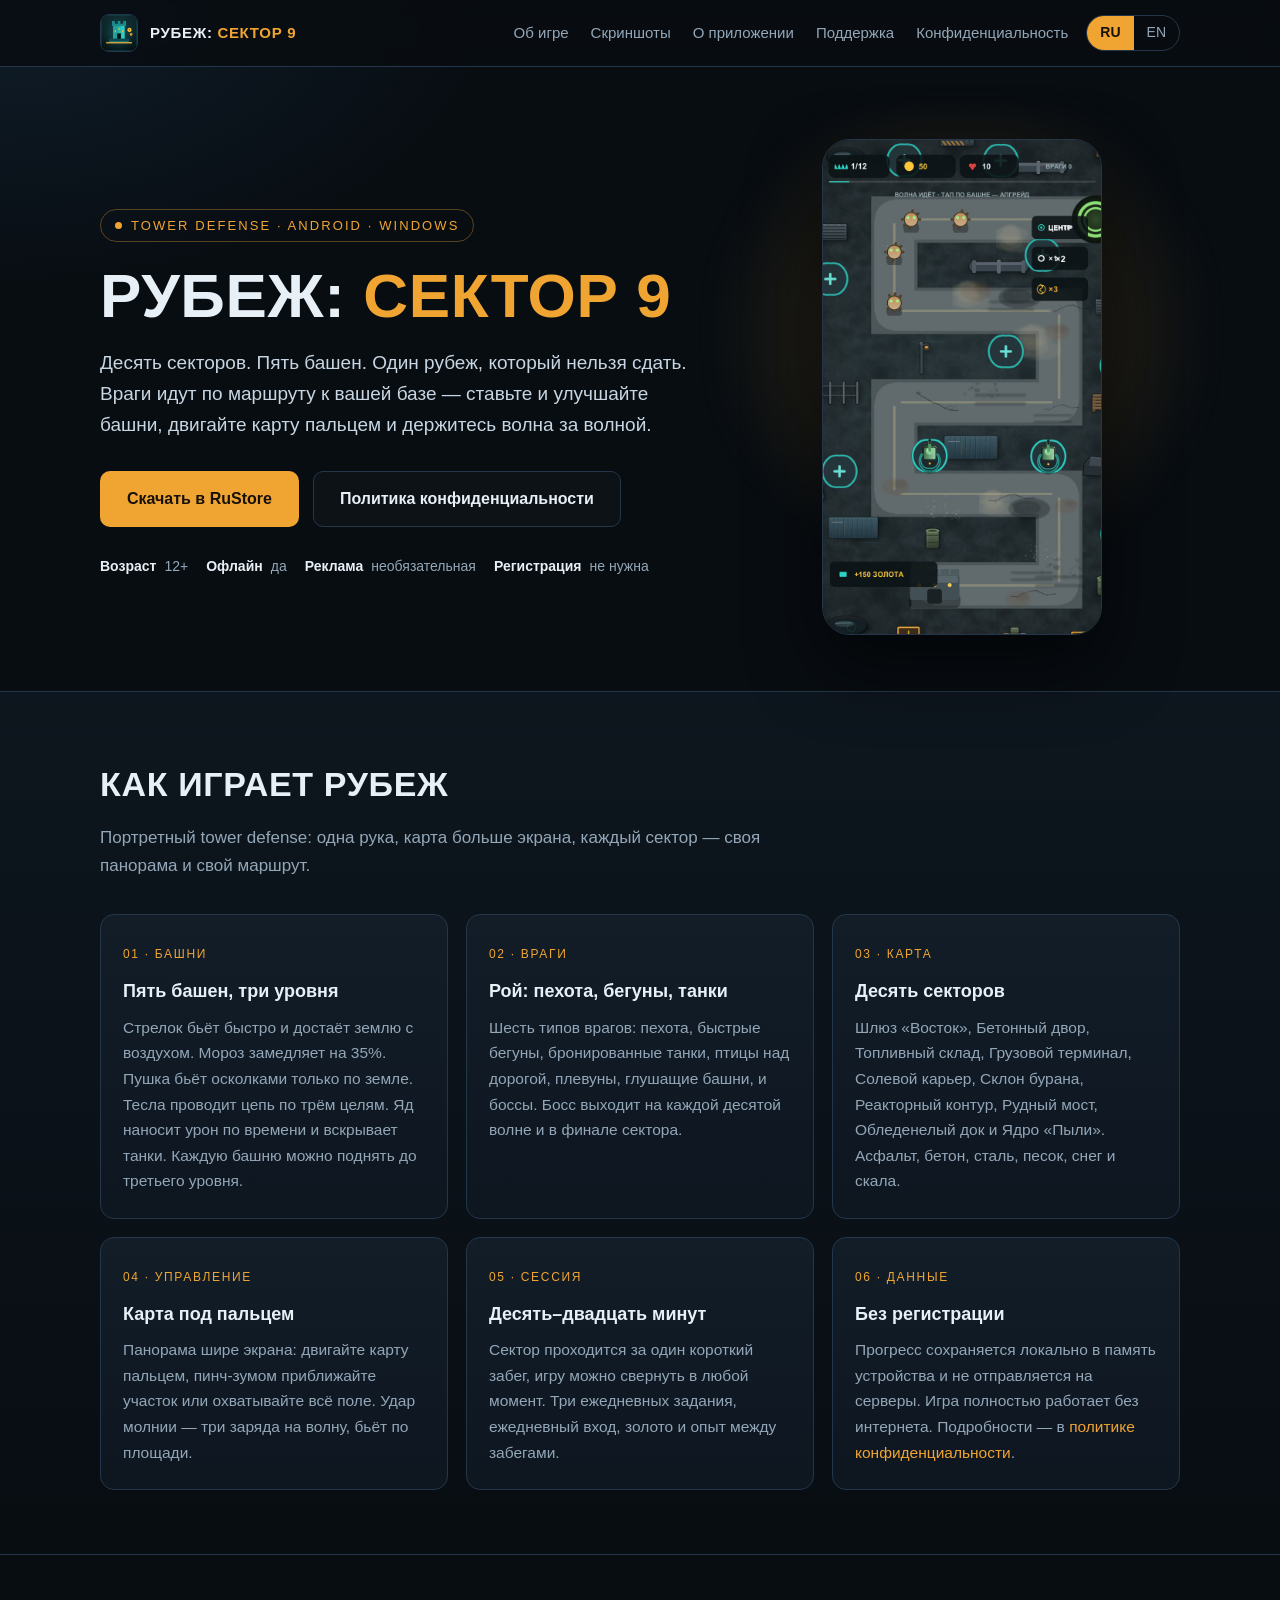
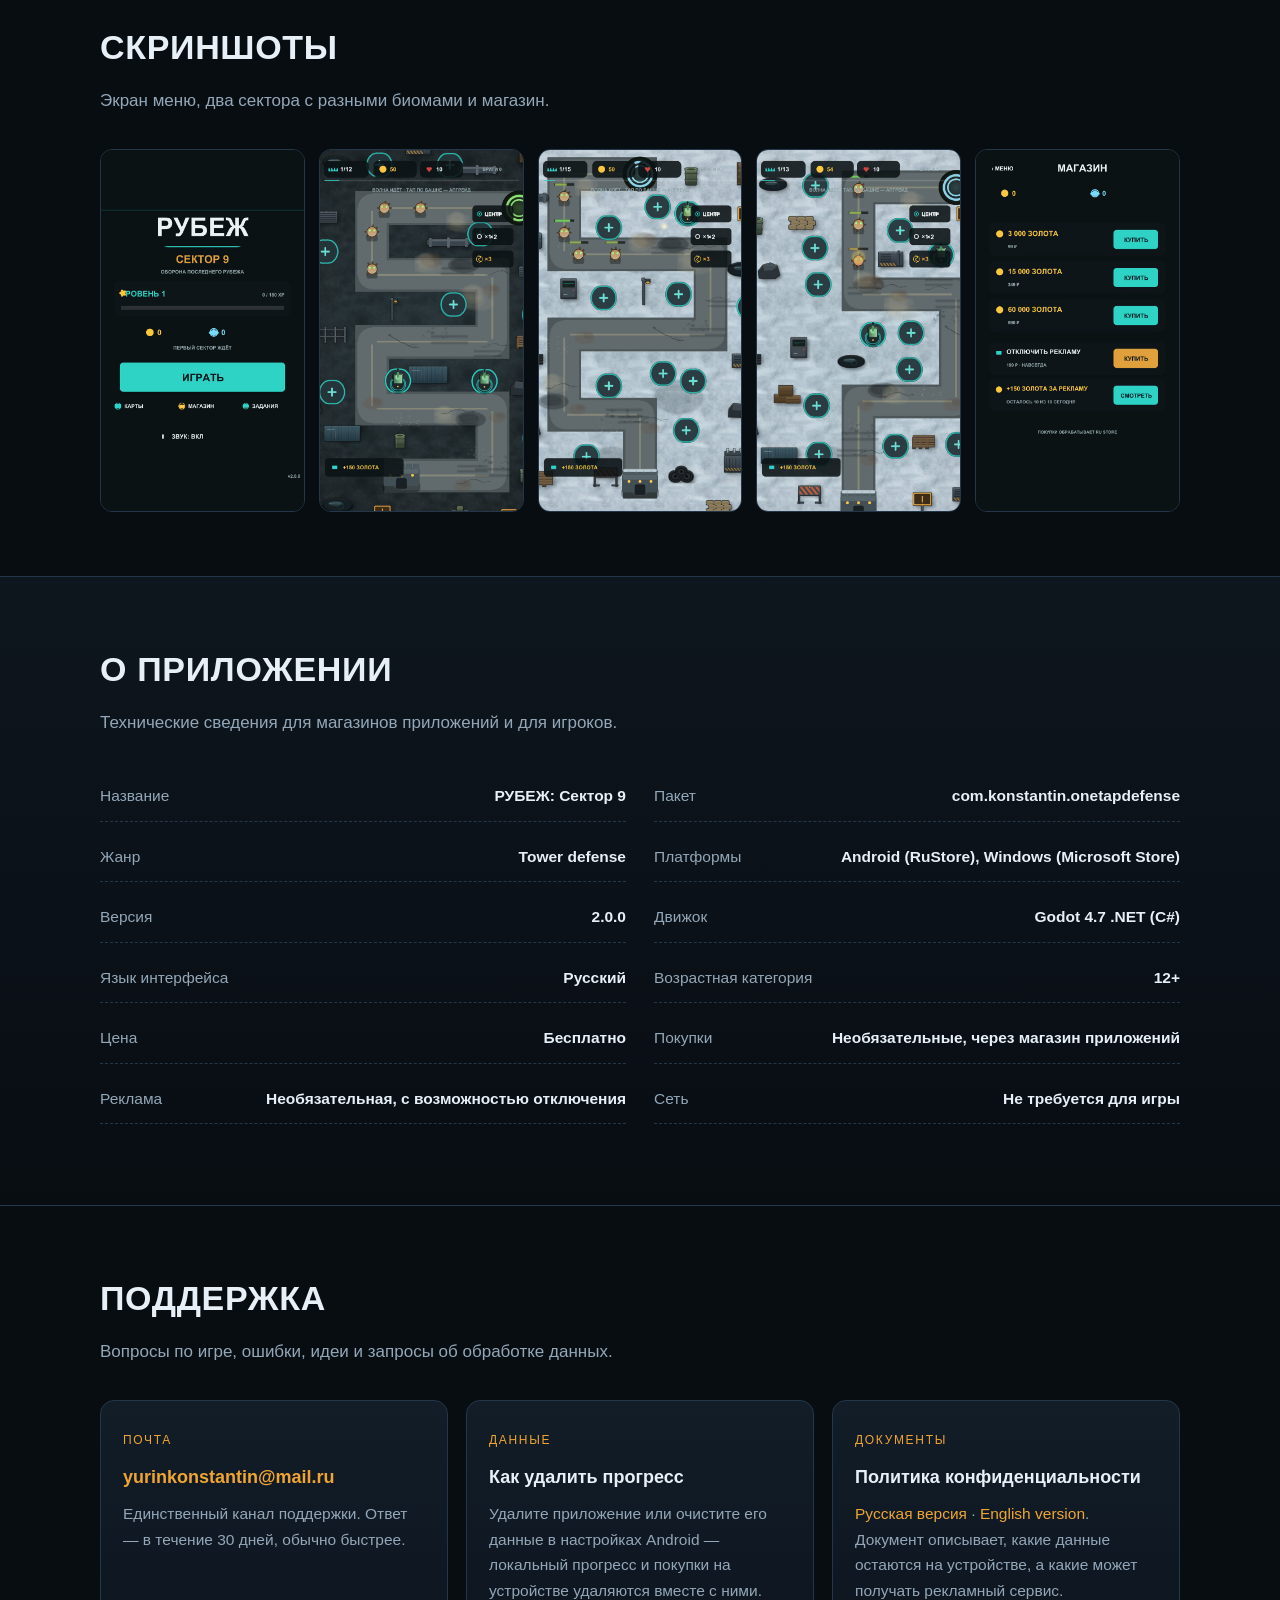
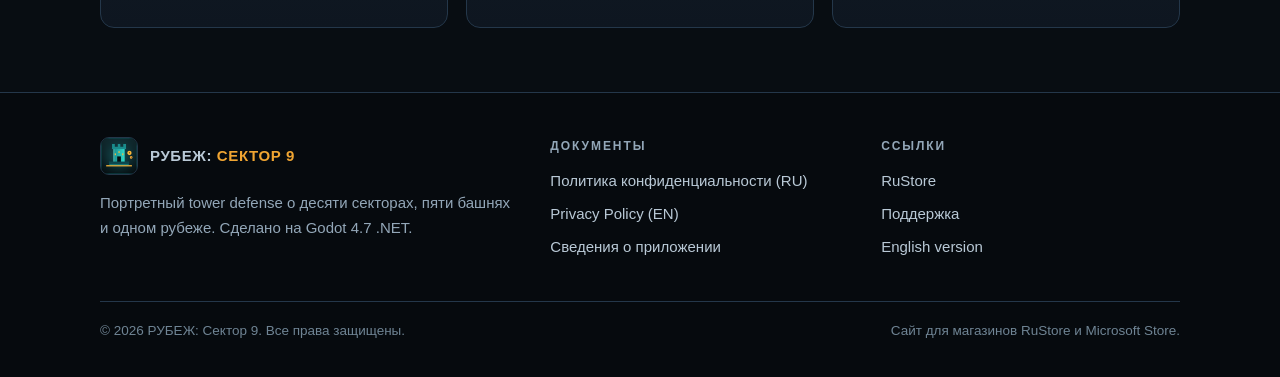
<file: index.html>
<!DOCTYPE html>
<html lang="ru">
<head>
<meta charset="utf-8">
<meta name="viewport" content="width=device-width, initial-scale=1">
<title>РУБЕЖ: Сектор 9 — tower defense для Android и Windows</title>
<meta name="description" content="РУБЕЖ: Сектор 9 — tower defense в портретной ориентации: десять секторов, пять башен, шесть типов врагов. Прогресс хранится на устройстве, игра работает офлайн. Доступно в RuStore и Microsoft Store.">
<meta name="theme-color" content="#080d12">
<link rel="canonical" href="https://yurinkonstantin.github.io/onetapdefense-site/">
<link rel="alternate" hreflang="ru" href="https://yurinkonstantin.github.io/onetapdefense-site/">
<link rel="alternate" hreflang="en" href="https://yurinkonstantin.github.io/onetapdefense-site/en.html">
<link rel="alternate" hreflang="x-default" href="https://yurinkonstantin.github.io/onetapdefense-site/">
<link rel="icon" href="assets/img/favicon.png" type="image/png">
<link rel="apple-touch-icon" href="assets/img/apple-touch-icon.png">
<meta property="og:type" content="website">
<meta property="og:site_name" content="РУБЕЖ: Сектор 9">
<meta property="og:title" content="РУБЕЖ: Сектор 9 — tower defense">
<meta property="og:description" content="Десять секторов. Пять башен. Один рубеж, который нельзя сдать.">
<meta property="og:url" content="https://yurinkonstantin.github.io/onetapdefense-site/">
<meta property="og:image" content="https://yurinkonstantin.github.io/onetapdefense-site/assets/img/og-cover.png">
<meta property="og:locale" content="ru_RU">
<meta property="og:locale:alternate" content="en_US">
<meta name="twitter:card" content="summary_large_image">
<link rel="stylesheet" href="assets/css/style.css">
</head>
<body>
<a class="skip" href="#main">Перейти к содержимому</a>

<header class="site-header">
  <div class="wrap header-inner">
    <a class="brand" href="index.html">
      <img src="assets/img/icon-512.png" alt="Иконка игры РУБЕЖ: Сектор 9" width="38" height="38">
      <span>РУБЕЖ: <b>Сектор 9</b></span>
    </a>
    <nav class="nav" aria-label="Основная навигация">
      <a href="#about">Об игре</a>
      <a href="#shots">Скриншоты</a>
      <a href="#info">О приложении</a>
      <a href="#support">Поддержка</a>
      <a href="privacy.html">Конфиденциальность</a>
    </nav>
    <div class="lang" role="group" aria-label="Язык сайта">
      <a href="index.html" aria-current="true" hreflang="ru" lang="ru">RU</a>
      <a href="en.html" hreflang="en" lang="en">EN</a>
    </div>
  </div>
</header>

<main id="main">

  <div class="hero">
    <div class="wrap hero-grid">
      <div>
        <p class="eyebrow">Tower defense · Android · Windows</p>
        <h1>Рубеж: <em>Сектор 9</em></h1>
        <p class="lead">Десять секторов. Пять башен. Один рубеж, который нельзя сдать. Враги идут по маршруту к вашей базе — ставьте и улучшайте башни, двигайте карту пальцем и держитесь волна за волной.</p>
        <div class="cta-row">
          <a class="btn btn-primary" href="https://www.rustore.ru/catalog/app/com.konstantin.onetapdefense" rel="noopener">Скачать в RuStore</a>
          <a class="btn btn-ghost" href="privacy.html">Политика конфиденциальности</a>
        </div>
        <div class="hero-meta">
          <span><b>Возраст</b> 12+</span>
          <span><b>Офлайн</b> да</span>
          <span><b>Реклама</b> необязательная</span>
          <span><b>Регистрация</b> не нужна</span>
        </div>
      </div>
      <div class="hero-art">
        <img class="phone" src="assets/img/shot-sector-1.jpg" alt="Скриншот: карта сектора с маршрутом врагов и построенными башнями" width="720" height="1280" fetchpriority="high">
      </div>
    </div>
  </div>

  <section id="about" class="section-alt">
    <div class="wrap">
      <div class="section-head">
        <h2>Как играет рубеж</h2>
        <p>Портретный tower defense: одна рука, карта больше экрана, каждый сектор — своя панорама и свой маршрут.</p>
      </div>
      <div class="cards">
        <article class="card">
          <span class="num">01 · Башни</span>
          <h3>Пять башен, три уровня</h3>
          <p>Стрелок бьёт быстро и достаёт землю с воздухом. Мороз замедляет на 35%. Пушка бьёт осколками только по земле. Тесла проводит цепь по трём целям. Яд наносит урон по времени и вскрывает танки. Каждую башню можно поднять до третьего уровня.</p>
        </article>
        <article class="card">
          <span class="num">02 · Враги</span>
          <h3>Рой: пехота, бегуны, танки</h3>
          <p>Шесть типов врагов: пехота, быстрые бегуны, бронированные танки, птицы над дорогой, плевуны, глушащие башни, и боссы. Босс выходит на каждой десятой волне и в финале сектора.</p>
        </article>
        <article class="card">
          <span class="num">03 · Карта</span>
          <h3>Десять секторов</h3>
          <p>Шлюз «Восток», Бетонный двор, Топливный склад, Грузовой терминал, Солевой карьер, Склон бурана, Реакторный контур, Рудный мост, Обледенелый док и Ядро «Пыли». Асфальт, бетон, сталь, песок, снег и скала.</p>
        </article>
        <article class="card">
          <span class="num">04 · Управление</span>
          <h3>Карта под пальцем</h3>
          <p>Панорама шире экрана: двигайте карту пальцем, пинч-зумом приближайте участок или охватывайте всё поле. Удар молнии — три заряда на волну, бьёт по площади.</p>
        </article>
        <article class="card">
          <span class="num">05 · Сессия</span>
          <h3>Десять–двадцать минут</h3>
          <p>Сектор проходится за один короткий забег, игру можно свернуть в любой момент. Три ежедневных задания, ежедневный вход, золото и опыт между забегами.</p>
        </article>
        <article class="card">
          <span class="num">06 · Данные</span>
          <h3>Без регистрации</h3>
          <p>Прогресс сохраняется локально в память устройства и не отправляется на серверы. Игра полностью работает без интернета. Подробности — в <a href="privacy.html">политике конфиденциальности</a>.</p>
        </article>
      </div>
    </div>
  </section>

  <section id="shots">
    <div class="wrap">
      <div class="section-head">
        <h2>Скриншоты</h2>
        <p>Экран меню, два сектора с разными биомами и магазин.</p>
      </div>
      <div class="shots">
        <img src="assets/img/shot-menu.jpg" alt="Главное меню игры" loading="lazy" width="720" height="1280">
        <img src="assets/img/shot-sector-1.jpg" alt="Сектор: бетонный двор, башни вдоль маршрута" loading="lazy" width="720" height="1280">
        <img src="assets/img/shot-sector-2.jpg" alt="Сектор: промышленная карта с волнами врагов" loading="lazy" width="720" height="1280">
        <img src="assets/img/shot-sector-3.jpg" alt="Сектор: северная карта, снег и лёд" loading="lazy" width="720" height="1280">
        <img src="assets/img/shot-shop.jpg" alt="Магазин: покупка золота и отключение рекламы" loading="lazy" width="720" height="1280">
      </div>
    </div>
  </section>

  <section id="info" class="section-alt">
    <div class="wrap">
      <div class="section-head">
        <h2>О приложении</h2>
        <p>Технические сведения для магазинов приложений и для игроков.</p>
      </div>
      <dl class="specs">
        <div class="spec"><dt>Название</dt><dd>РУБЕЖ: Сектор 9</dd></div>
        <div class="spec"><dt>Пакет</dt><dd>com.konstantin.onetapdefense</dd></div>
        <div class="spec"><dt>Жанр</dt><dd>Tower defense</dd></div>
        <div class="spec"><dt>Платформы</dt><dd>Android (RuStore), Windows (Microsoft Store)</dd></div>
        <div class="spec"><dt>Версия</dt><dd>2.0.0</dd></div>
        <div class="spec"><dt>Движок</dt><dd>Godot 4.7 .NET (C#)</dd></div>
        <div class="spec"><dt>Язык интерфейса</dt><dd>Русский</dd></div>
        <div class="spec"><dt>Возрастная категория</dt><dd>12+</dd></div>
        <div class="spec"><dt>Цена</dt><dd>Бесплатно</dd></div>
        <div class="spec"><dt>Покупки</dt><dd>Необязательные, через магазин приложений</dd></div>
        <div class="spec"><dt>Реклама</dt><dd>Необязательная, с возможностью отключения</dd></div>
        <div class="spec"><dt>Сеть</dt><dd>Не требуется для игры</dd></div>
      </dl>
    </div>
  </section>

  <section id="support">
    <div class="wrap">
      <div class="section-head">
        <h2>Поддержка</h2>
        <p>Вопросы по игре, ошибки, идеи и запросы об обработке данных.</p>
      </div>
      <div class="cards">
        <article class="card">
          <span class="num">Почта</span>
          <h3><a href="mailto:yurinkonstantin@mail.ru">yurinkonstantin@mail.ru</a></h3>
          <p>Единственный канал поддержки. Ответ — в течение 30 дней, обычно быстрее.</p>
        </article>
        <article class="card">
          <span class="num">Данные</span>
          <h3>Как удалить прогресс</h3>
          <p>Удалите приложение или очистите его данные в настройках Android — локальный прогресс и покупки на устройстве удаляются вместе с ними.</p>
        </article>
        <article class="card">
          <span class="num">Документы</span>
          <h3>Политика конфиденциальности</h3>
          <p><a href="privacy.html">Русская версия</a> · <a href="privacy-en.html" lang="en" hreflang="en">English version</a>. Документ описывает, какие данные остаются на устройстве, а какие может получать рекламный сервис.</p>
        </article>
      </div>
    </div>
  </section>

</main>

<footer class="site-footer">
  <div class="wrap">
    <div class="footer-grid">
      <div>
        <a class="brand" href="index.html">
          <img src="assets/img/icon-512.png" alt="" width="38" height="38">
          <span>РУБЕЖ: <b>Сектор 9</b></span>
        </a>
        <p style="color:#93a7b8;margin:16px 0 0;max-width:32em;">Портретный tower defense о десяти секторах, пяти башнях и одном рубеже. Сделано на Godot 4.7 .NET.</p>
      </div>
      <div>
        <h3>Документы</h3>
        <ul>
          <li><a href="privacy.html">Политика конфиденциальности (RU)</a></li>
          <li><a href="privacy-en.html" lang="en" hreflang="en">Privacy Policy (EN)</a></li>
          <li><a href="#info">Сведения о приложении</a></li>
        </ul>
      </div>
      <div>
        <h3>Ссылки</h3>
        <ul>
          <li><a href="https://www.rustore.ru/catalog/app/com.konstantin.onetapdefense" rel="noopener">RuStore</a></li>
          <li><a href="mailto:yurinkonstantin@mail.ru">Поддержка</a></li>
          <li><a href="en.html" lang="en" hreflang="en">English version</a></li>
        </ul>
      </div>
    </div>
    <div class="footer-bottom">
      <span>© 2026 РУБЕЖ: Сектор 9. Все права защищены.</span>
      <span>Сайт для магазинов RuStore и Microsoft Store.</span>
    </div>
  </div>
</footer>

</body>
</html>
</file>
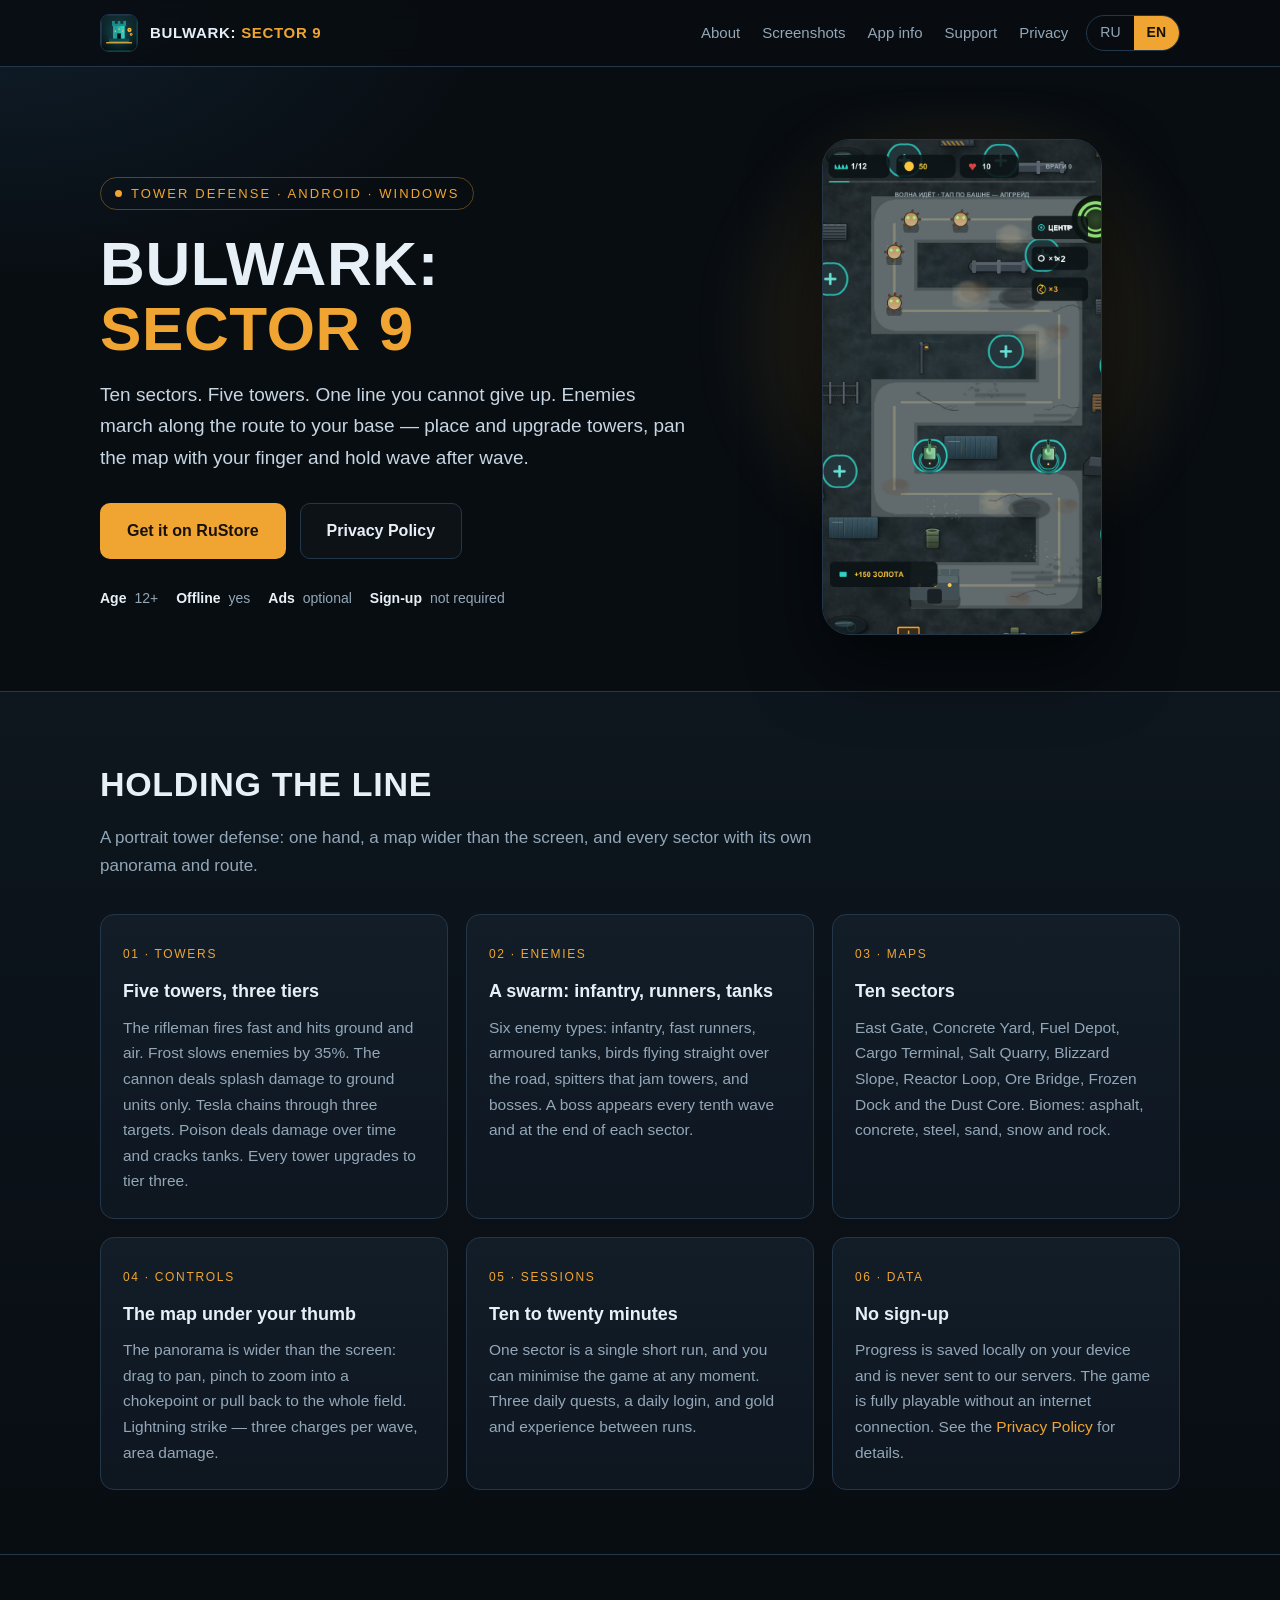
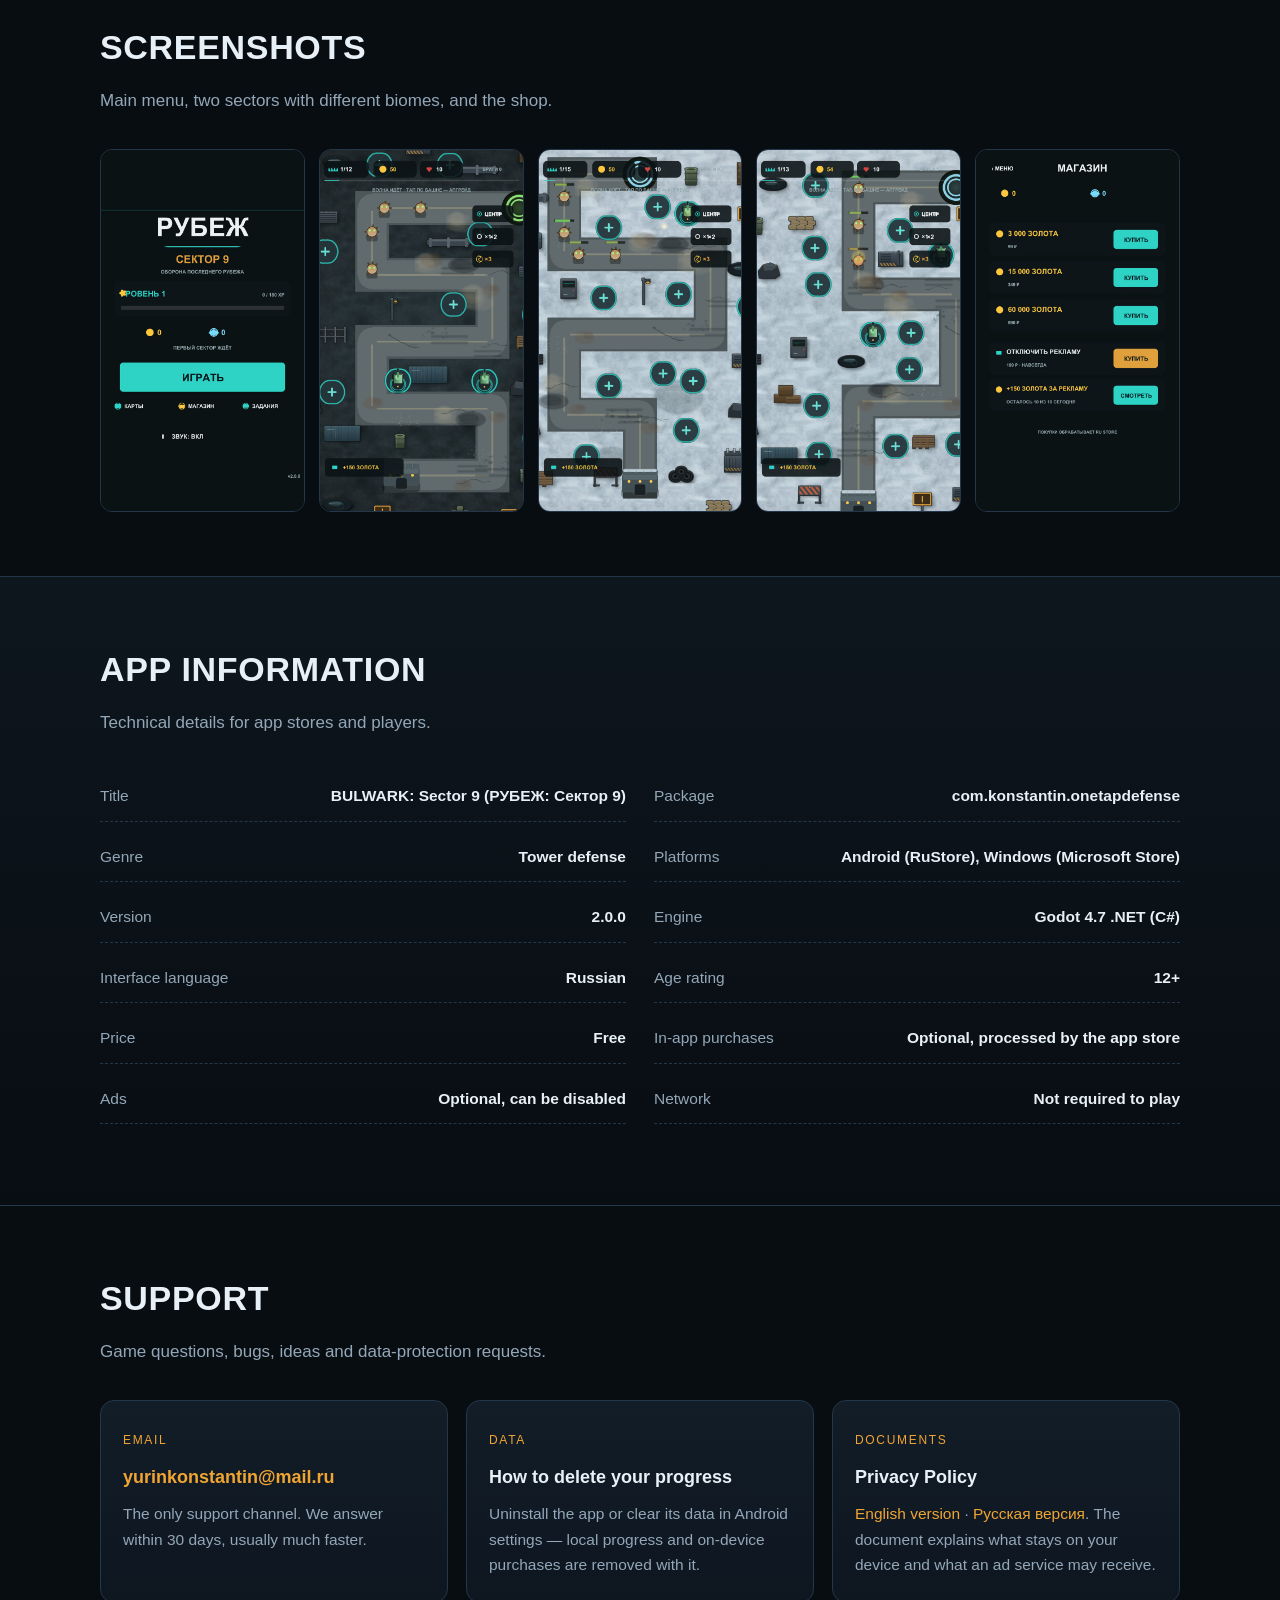
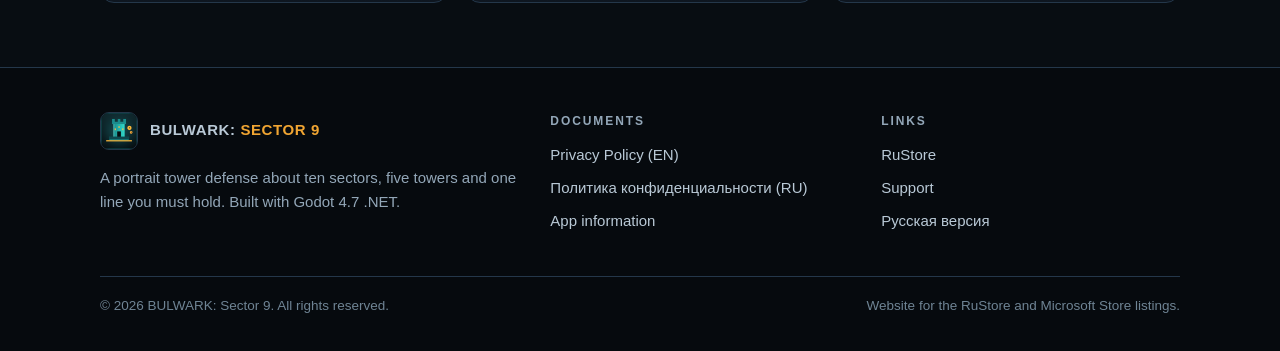
<file: en.html>
<!DOCTYPE html>
<html lang="en">
<head>
<meta charset="utf-8">
<meta name="viewport" content="width=device-width, initial-scale=1">
<title>BULWARK: Sector 9 — tower defense for Android and Windows</title>
<meta name="description" content="BULWARK: Sector 9 (RUBeZh: Sektor 9) is a portrait tower defense game: ten sectors, five towers, six enemy types. Progress stays on your device and the game works offline. Available on RuStore and Microsoft Store.">
<meta name="theme-color" content="#080d12">
<link rel="canonical" href="https://yurinkonstantin.github.io/onetapdefense-site/en.html">
<link rel="alternate" hreflang="ru" href="https://yurinkonstantin.github.io/onetapdefense-site/">
<link rel="alternate" hreflang="en" href="https://yurinkonstantin.github.io/onetapdefense-site/en.html">
<link rel="alternate" hreflang="x-default" href="https://yurinkonstantin.github.io/onetapdefense-site/">
<link rel="icon" href="assets/img/favicon.png" type="image/png">
<link rel="apple-touch-icon" href="assets/img/apple-touch-icon.png">
<meta property="og:type" content="website">
<meta property="og:site_name" content="BULWARK: Sector 9">
<meta property="og:title" content="BULWARK: Sector 9 — tower defense">
<meta property="og:description" content="Ten sectors. Five towers. One line you cannot give up.">
<meta property="og:url" content="https://yurinkonstantin.github.io/onetapdefense-site/en.html">
<meta property="og:image" content="https://yurinkonstantin.github.io/onetapdefense-site/assets/img/og-cover.png">
<meta property="og:locale" content="en_US">
<meta property="og:locale:alternate" content="ru_RU">
<meta name="twitter:card" content="summary_large_image">
<link rel="stylesheet" href="assets/css/style.css">
</head>
<body>
<a class="skip" href="#main">Skip to content</a>

<header class="site-header">
  <div class="wrap header-inner">
    <a class="brand" href="en.html">
      <img src="assets/img/icon-512.png" alt="BULWARK: Sector 9 game icon" width="38" height="38">
      <span>Bulwark: <b>Sector 9</b></span>
    </a>
    <nav class="nav" aria-label="Main navigation">
      <a href="#about">About</a>
      <a href="#shots">Screenshots</a>
      <a href="#info">App info</a>
      <a href="#support">Support</a>
      <a href="privacy-en.html">Privacy</a>
    </nav>
    <div class="lang" role="group" aria-label="Site language">
      <a href="index.html" hreflang="ru" lang="ru">RU</a>
      <a href="en.html" aria-current="true" hreflang="en" lang="en">EN</a>
    </div>
  </div>
</header>

<main id="main">

  <div class="hero">
    <div class="wrap hero-grid">
      <div>
        <p class="eyebrow">Tower defense · Android · Windows</p>
        <h1>Bulwark: <em>Sector 9</em></h1>
        <p class="lead">Ten sectors. Five towers. One line you cannot give up. Enemies march along the route to your base — place and upgrade towers, pan the map with your finger and hold wave after wave.</p>
        <div class="cta-row">
          <a class="btn btn-primary" href="https://www.rustore.ru/catalog/app/com.konstantin.onetapdefense" rel="noopener">Get it on RuStore</a>
          <a class="btn btn-ghost" href="privacy-en.html">Privacy Policy</a>
        </div>
        <div class="hero-meta">
          <span><b>Age</b> 12+</span>
          <span><b>Offline</b> yes</span>
          <span><b>Ads</b> optional</span>
          <span><b>Sign-up</b> not required</span>
        </div>
      </div>
      <div class="hero-art">
        <img class="phone" src="assets/img/shot-sector-1.jpg" alt="Screenshot: a sector map with the enemy route and built towers" width="720" height="1280" fetchpriority="high">
      </div>
    </div>
  </div>

  <section id="about" class="section-alt">
    <div class="wrap">
      <div class="section-head">
        <h2>Holding the line</h2>
        <p>A portrait tower defense: one hand, a map wider than the screen, and every sector with its own panorama and route.</p>
      </div>
      <div class="cards">
        <article class="card">
          <span class="num">01 · Towers</span>
          <h3>Five towers, three tiers</h3>
          <p>The rifleman fires fast and hits ground and air. Frost slows enemies by 35%. The cannon deals splash damage to ground units only. Tesla chains through three targets. Poison deals damage over time and cracks tanks. Every tower upgrades to tier three.</p>
        </article>
        <article class="card">
          <span class="num">02 · Enemies</span>
          <h3>A swarm: infantry, runners, tanks</h3>
          <p>Six enemy types: infantry, fast runners, armoured tanks, birds flying straight over the road, spitters that jam towers, and bosses. A boss appears every tenth wave and at the end of each sector.</p>
        </article>
        <article class="card">
          <span class="num">03 · Maps</span>
          <h3>Ten sectors</h3>
          <p>East Gate, Concrete Yard, Fuel Depot, Cargo Terminal, Salt Quarry, Blizzard Slope, Reactor Loop, Ore Bridge, Frozen Dock and the Dust Core. Biomes: asphalt, concrete, steel, sand, snow and rock.</p>
        </article>
        <article class="card">
          <span class="num">04 · Controls</span>
          <h3>The map under your thumb</h3>
          <p>The panorama is wider than the screen: drag to pan, pinch to zoom into a chokepoint or pull back to the whole field. Lightning strike — three charges per wave, area damage.</p>
        </article>
        <article class="card">
          <span class="num">05 · Sessions</span>
          <h3>Ten to twenty minutes</h3>
          <p>One sector is a single short run, and you can minimise the game at any moment. Three daily quests, a daily login, and gold and experience between runs.</p>
        </article>
        <article class="card">
          <span class="num">06 · Data</span>
          <h3>No sign-up</h3>
          <p>Progress is saved locally on your device and is never sent to our servers. The game is fully playable without an internet connection. See the <a href="privacy-en.html">Privacy Policy</a> for details.</p>
        </article>
      </div>
    </div>
  </section>

  <section id="shots">
    <div class="wrap">
      <div class="section-head">
        <h2>Screenshots</h2>
        <p>Main menu, two sectors with different biomes, and the shop.</p>
      </div>
      <div class="shots">
        <img src="assets/img/shot-menu.jpg" alt="Main menu" loading="lazy" width="720" height="1280">
        <img src="assets/img/shot-sector-1.jpg" alt="Sector: concrete yard with towers along the route" loading="lazy" width="720" height="1280">
        <img src="assets/img/shot-sector-2.jpg" alt="Sector: industrial map with enemy waves" loading="lazy" width="720" height="1280">
        <img src="assets/img/shot-sector-3.jpg" alt="Sector: northern map with snow and ice" loading="lazy" width="720" height="1280">
        <img src="assets/img/shot-shop.jpg" alt="Shop: gold packs and ad removal" loading="lazy" width="720" height="1280">
      </div>
    </div>
  </section>

  <section id="info" class="section-alt">
    <div class="wrap">
      <div class="section-head">
        <h2>App information</h2>
        <p>Technical details for app stores and players.</p>
      </div>
      <dl class="specs">
        <div class="spec"><dt>Title</dt><dd>BULWARK: Sector 9 (РУБЕЖ: Сектор 9)</dd></div>
        <div class="spec"><dt>Package</dt><dd>com.konstantin.onetapdefense</dd></div>
        <div class="spec"><dt>Genre</dt><dd>Tower defense</dd></div>
        <div class="spec"><dt>Platforms</dt><dd>Android (RuStore), Windows (Microsoft Store)</dd></div>
        <div class="spec"><dt>Version</dt><dd>2.0.0</dd></div>
        <div class="spec"><dt>Engine</dt><dd>Godot 4.7 .NET (C#)</dd></div>
        <div class="spec"><dt>Interface language</dt><dd>Russian</dd></div>
        <div class="spec"><dt>Age rating</dt><dd>12+</dd></div>
        <div class="spec"><dt>Price</dt><dd>Free</dd></div>
        <div class="spec"><dt>In-app purchases</dt><dd>Optional, processed by the app store</dd></div>
        <div class="spec"><dt>Ads</dt><dd>Optional, can be disabled</dd></div>
        <div class="spec"><dt>Network</dt><dd>Not required to play</dd></div>
      </dl>
    </div>
  </section>

  <section id="support">
    <div class="wrap">
      <div class="section-head">
        <h2>Support</h2>
        <p>Game questions, bugs, ideas and data-protection requests.</p>
      </div>
      <div class="cards">
        <article class="card">
          <span class="num">Email</span>
          <h3><a href="mailto:yurinkonstantin@mail.ru">yurinkonstantin@mail.ru</a></h3>
          <p>The only support channel. We answer within 30 days, usually much faster.</p>
        </article>
        <article class="card">
          <span class="num">Data</span>
          <h3>How to delete your progress</h3>
          <p>Uninstall the app or clear its data in Android settings — local progress and on-device purchases are removed with it.</p>
        </article>
        <article class="card">
          <span class="num">Documents</span>
          <h3>Privacy Policy</h3>
          <p><a href="privacy-en.html">English version</a> · <a href="privacy.html" lang="ru" hreflang="ru">Русская версия</a>. The document explains what stays on your device and what an ad service may receive.</p>
        </article>
      </div>
    </div>
  </section>

</main>

<footer class="site-footer">
  <div class="wrap">
    <div class="footer-grid">
      <div>
        <a class="brand" href="en.html">
          <img src="assets/img/icon-512.png" alt="" width="38" height="38">
          <span>Bulwark: <b>Sector 9</b></span>
        </a>
        <p style="color:#93a7b8;margin:16px 0 0;max-width:32em;">A portrait tower defense about ten sectors, five towers and one line you must hold. Built with Godot 4.7 .NET.</p>
      </div>
      <div>
        <h3>Documents</h3>
        <ul>
          <li><a href="privacy-en.html">Privacy Policy (EN)</a></li>
          <li><a href="privacy.html" lang="ru" hreflang="ru">Политика конфиденциальности (RU)</a></li>
          <li><a href="#info">App information</a></li>
        </ul>
      </div>
      <div>
        <h3>Links</h3>
        <ul>
          <li><a href="https://www.rustore.ru/catalog/app/com.konstantin.onetapdefense" rel="noopener">RuStore</a></li>
          <li><a href="mailto:yurinkonstantin@mail.ru">Support</a></li>
          <li><a href="index.html" lang="ru" hreflang="ru">Русская версия</a></li>
        </ul>
      </div>
    </div>
    <div class="footer-bottom">
      <span>© 2026 BULWARK: Sector 9. All rights reserved.</span>
      <span>Website for the RuStore and Microsoft Store listings.</span>
    </div>
  </div>
</footer>

</body>
</html>
</file>
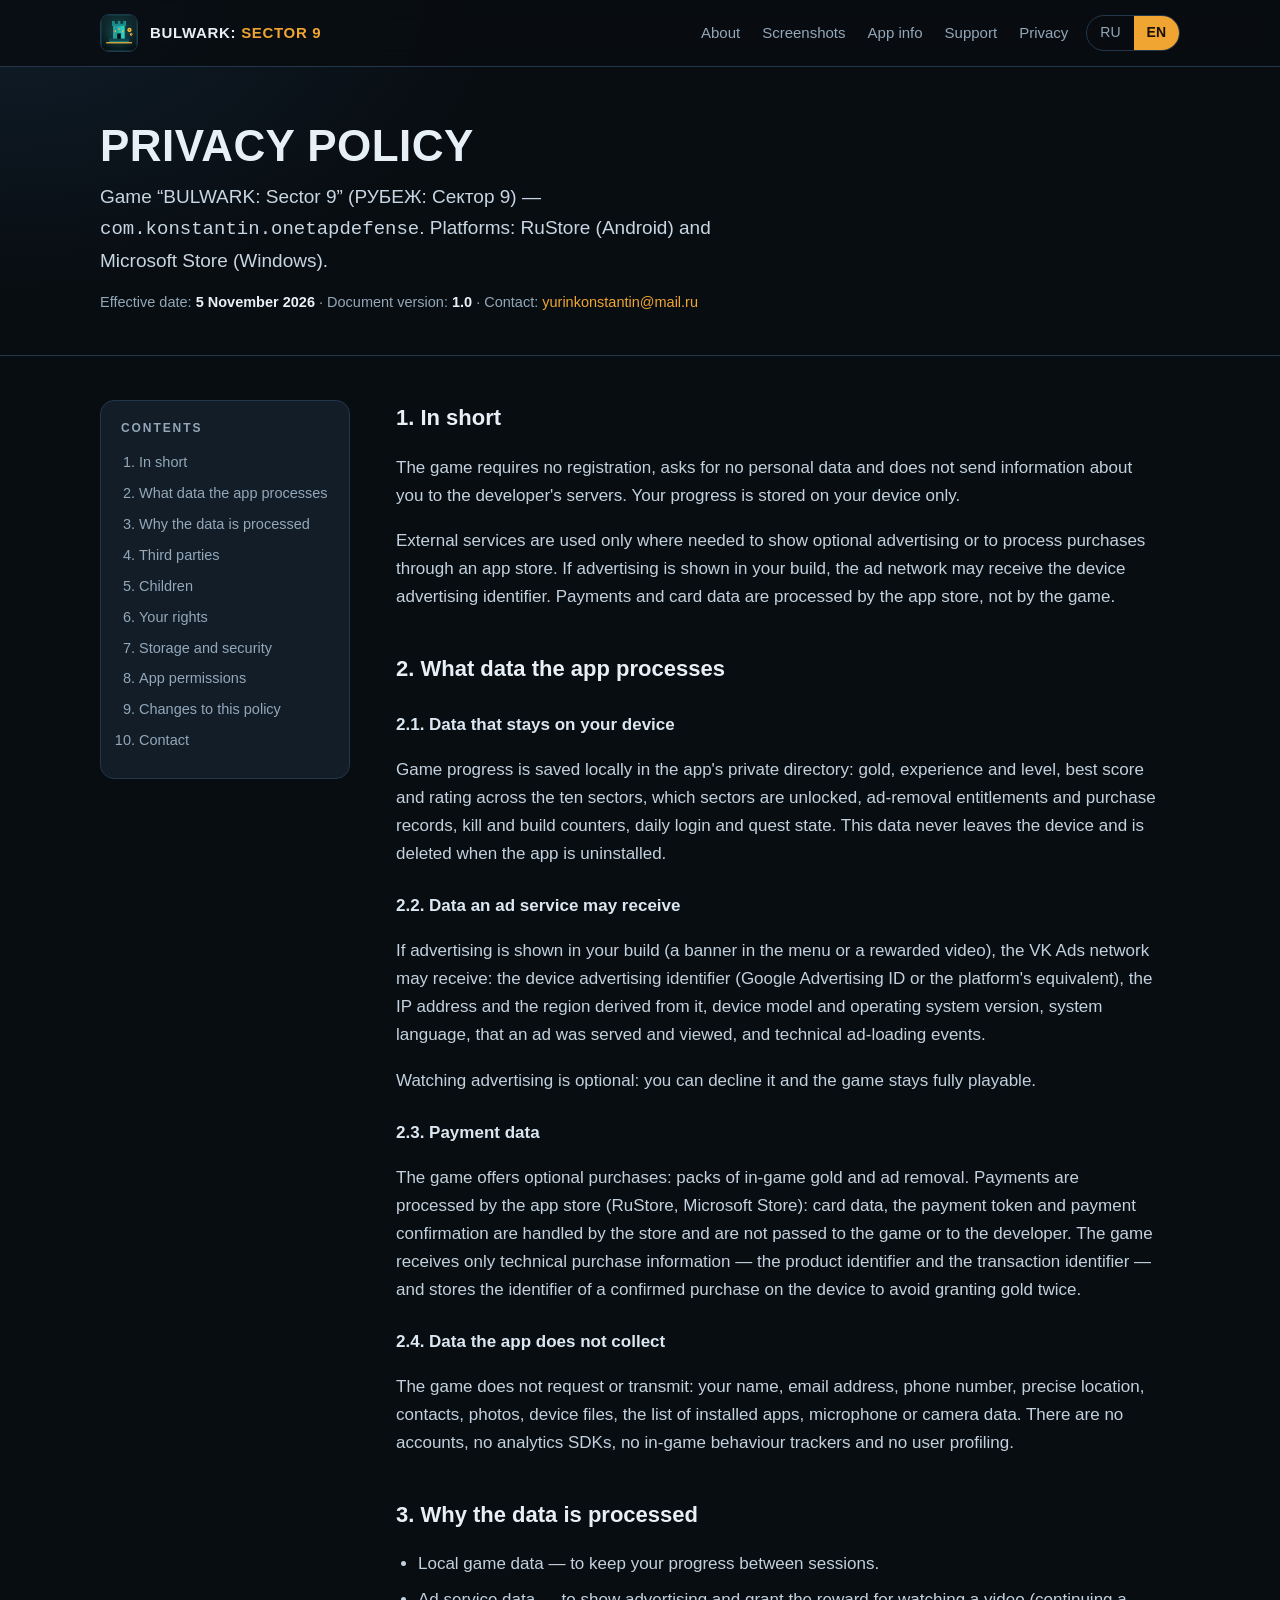
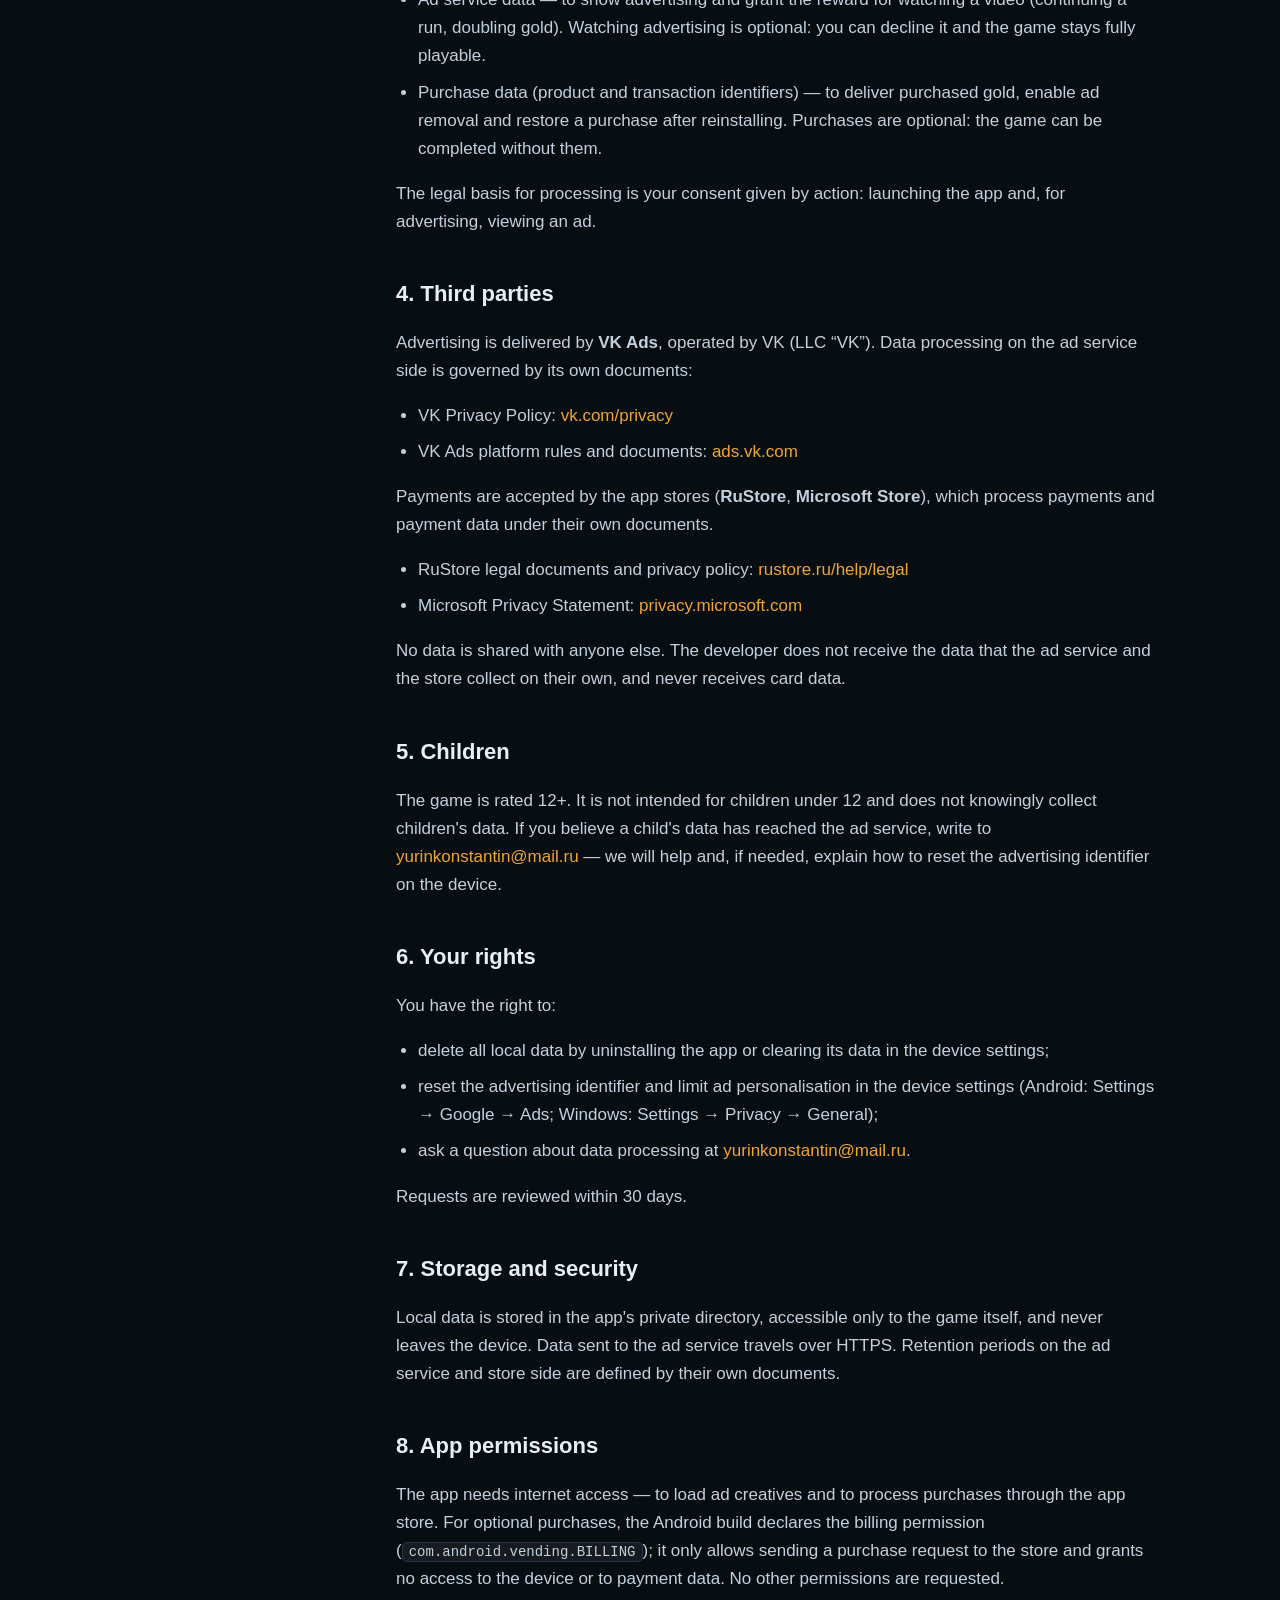
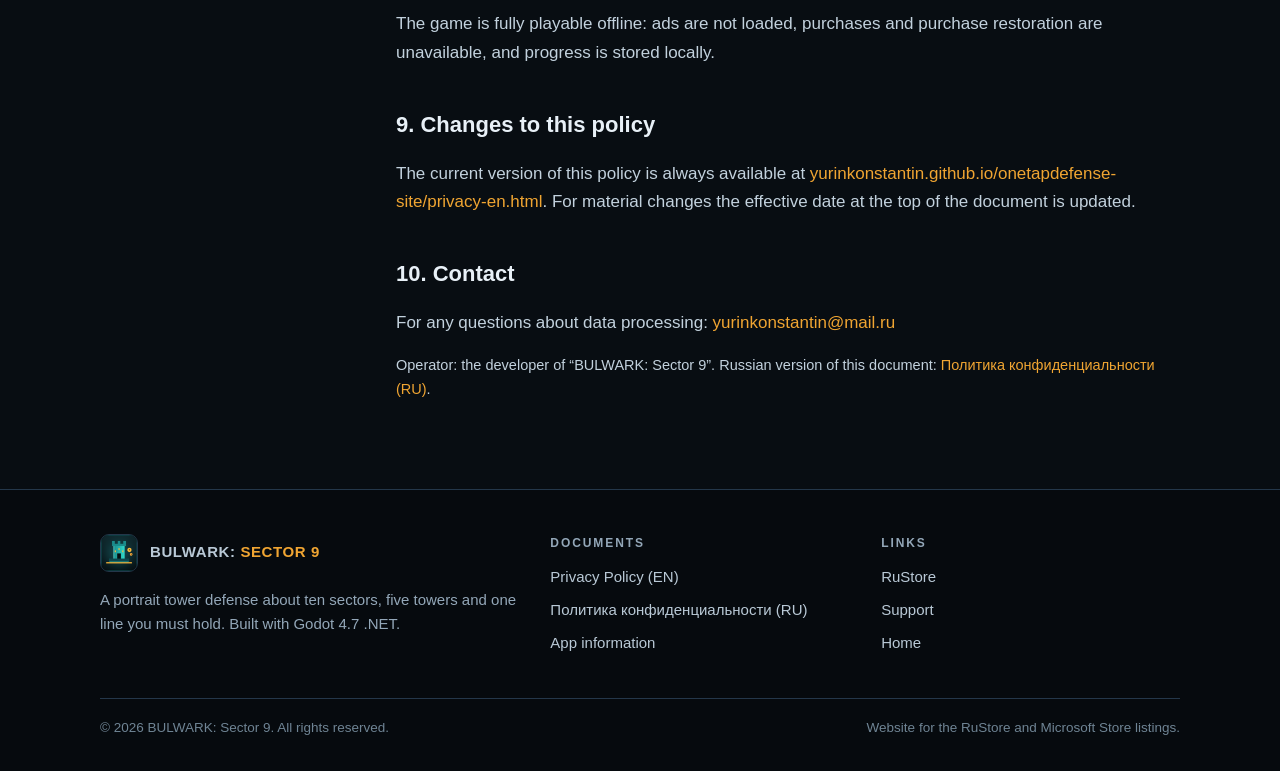
<file: privacy-en.html>
<!DOCTYPE html>
<html lang="en">
<head>
<meta charset="utf-8">
<meta name="viewport" content="width=device-width, initial-scale=1">
<title>Privacy Policy — BULWARK: Sector 9</title>
<meta name="description" content="Privacy Policy for BULWARK: Sector 9 (РУБЕЖ: Сектор 9, com.konstantin.onetapdefense): what stays on your device, what an ad service may receive, how to delete your progress.">
<meta name="theme-color" content="#080d12">
<link rel="canonical" href="https://yurinkonstantin.github.io/onetapdefense-site/privacy-en.html">
<link rel="alternate" hreflang="ru" href="https://yurinkonstantin.github.io/onetapdefense-site/privacy.html">
<link rel="alternate" hreflang="en" href="https://yurinkonstantin.github.io/onetapdefense-site/privacy-en.html">
<link rel="icon" href="assets/img/favicon.png" type="image/png">
<link rel="apple-touch-icon" href="assets/img/apple-touch-icon.png">
<meta property="og:type" content="article">
<meta property="og:title" content="Privacy Policy — BULWARK: Sector 9">
<meta property="og:url" content="https://yurinkonstantin.github.io/onetapdefense-site/privacy-en.html">
<meta property="og:image" content="https://yurinkonstantin.github.io/onetapdefense-site/assets/img/og-cover.png">
<meta property="og:locale" content="en_US">
<link rel="stylesheet" href="assets/css/style.css">
</head>
<body>
<a class="skip" href="#main">Skip to content</a>

<header class="site-header">
  <div class="wrap header-inner">
    <a class="brand" href="en.html">
      <img src="assets/img/icon-512.png" alt="BULWARK: Sector 9 game icon" width="38" height="38">
      <span>Bulwark: <b>Sector 9</b></span>
    </a>
    <nav class="nav" aria-label="Main navigation">
      <a href="en.html">About</a>
      <a href="en.html#shots">Screenshots</a>
      <a href="en.html#info">App info</a>
      <a href="en.html#support">Support</a>
      <a href="privacy-en.html" aria-current="page">Privacy</a>
    </nav>
    <div class="lang" role="group" aria-label="Site language">
      <a href="privacy.html" hreflang="ru" lang="ru">RU</a>
      <a href="privacy-en.html" aria-current="true" hreflang="en" lang="en">EN</a>
    </div>
  </div>
</header>

<main id="main">

  <div class="page-head">
    <div class="wrap">
      <h1>Privacy Policy</h1>
      <p class="lead">Game “BULWARK: Sector 9” (РУБЕЖ: Сектор 9) — <code>com.konstantin.onetapdefense</code>. Platforms: RuStore (Android) and Microsoft Store (Windows).</p>
      <p class="meta-line" style="margin-top:14px;">Effective date: <b>5 November 2026</b> · Document version: <b>1.0</b> · Contact: <a href="mailto:yurinkonstantin@mail.ru">yurinkonstantin@mail.ru</a></p>
    </div>
  </div>

  <div class="doc">
    <div class="wrap doc-layout">

      <nav class="toc" aria-label="Contents">
        <h2>Contents</h2>
        <ol>
          <li><a href="#s1">In short</a></li>
          <li><a href="#s2">What data the app processes</a></li>
          <li><a href="#s3">Why the data is processed</a></li>
          <li><a href="#s4">Third parties</a></li>
          <li><a href="#s5">Children</a></li>
          <li><a href="#s6">Your rights</a></li>
          <li><a href="#s7">Storage and security</a></li>
          <li><a href="#s8">App permissions</a></li>
          <li><a href="#s9">Changes to this policy</a></li>
          <li><a href="#s10">Contact</a></li>
        </ol>
      </nav>

      <article class="doc-body">

        <h2 id="s1">1. In short</h2>
        <p>The game requires no registration, asks for no personal data and does not send information about you to the developer's servers. Your progress is stored on your device only.</p>
        <p>External services are used only where needed to show optional advertising or to process purchases through an app store. If advertising is shown in your build, the ad network may receive the device advertising identifier. Payments and card data are processed by the app store, not by the game.</p>

        <h2 id="s2">2. What data the app processes</h2>

        <h3>2.1. Data that stays on your device</h3>
        <p>Game progress is saved locally in the app's private directory: gold, experience and level, best score and rating across the ten sectors, which sectors are unlocked, ad-removal entitlements and purchase records, kill and build counters, daily login and quest state. This data never leaves the device and is deleted when the app is uninstalled.</p>

        <h3>2.2. Data an ad service may receive</h3>
        <p>If advertising is shown in your build (a banner in the menu or a rewarded video), the VK Ads network may receive: the device advertising identifier (Google Advertising ID or the platform's equivalent), the IP address and the region derived from it, device model and operating system version, system language, that an ad was served and viewed, and technical ad-loading events.</p>
        <p>Watching advertising is optional: you can decline it and the game stays fully playable.</p>

        <h3>2.3. Payment data</h3>
        <p>The game offers optional purchases: packs of in-game gold and ad removal. Payments are processed by the app store (RuStore, Microsoft Store): card data, the payment token and payment confirmation are handled by the store and are not passed to the game or to the developer. The game receives only technical purchase information — the product identifier and the transaction identifier — and stores the identifier of a confirmed purchase on the device to avoid granting gold twice.</p>

        <h3>2.4. Data the app does not collect</h3>
        <p>The game does not request or transmit: your name, email address, phone number, precise location, contacts, photos, device files, the list of installed apps, microphone or camera data. There are no accounts, no analytics SDKs, no in-game behaviour trackers and no user profiling.</p>

        <h2 id="s3">3. Why the data is processed</h2>
        <ul>
          <li>Local game data — to keep your progress between sessions.</li>
          <li>Ad service data — to show advertising and grant the reward for watching a video (continuing a run, doubling gold). Watching advertising is optional: you can decline it and the game stays fully playable.</li>
          <li>Purchase data (product and transaction identifiers) — to deliver purchased gold, enable ad removal and restore a purchase after reinstalling. Purchases are optional: the game can be completed without them.</li>
        </ul>
        <p>The legal basis for processing is your consent given by action: launching the app and, for advertising, viewing an ad.</p>

        <h2 id="s4">4. Third parties</h2>
        <p>Advertising is delivered by <b>VK Ads</b>, operated by VK (LLC “VK”). Data processing on the ad service side is governed by its own documents:</p>
        <ul>
          <li>VK Privacy Policy: <a href="https://vk.com/privacy" rel="noopener">vk.com/privacy</a></li>
          <li>VK Ads platform rules and documents: <a href="https://ads.vk.com" rel="noopener">ads.vk.com</a></li>
        </ul>
        <p>Payments are accepted by the app stores (<b>RuStore</b>, <b>Microsoft Store</b>), which process payments and payment data under their own documents.</p>
        <ul>
          <li>RuStore legal documents and privacy policy: <a href="https://www.rustore.ru/help/legal/privacy-policy-users" rel="noopener">rustore.ru/help/legal</a></li>
          <li>Microsoft Privacy Statement: <a href="https://privacy.microsoft.com/privacystatement" rel="noopener">privacy.microsoft.com</a></li>
        </ul>
        <p>No data is shared with anyone else. The developer does not receive the data that the ad service and the store collect on their own, and never receives card data.</p>

        <h2 id="s5">5. Children</h2>
        <p>The game is rated 12+. It is not intended for children under 12 and does not knowingly collect children's data. If you believe a child's data has reached the ad service, write to <a href="mailto:yurinkonstantin@mail.ru">yurinkonstantin@mail.ru</a> — we will help and, if needed, explain how to reset the advertising identifier on the device.</p>

        <h2 id="s6">6. Your rights</h2>
        <p>You have the right to:</p>
        <ul>
          <li>delete all local data by uninstalling the app or clearing its data in the device settings;</li>
          <li>reset the advertising identifier and limit ad personalisation in the device settings (Android: Settings → Google → Ads; Windows: Settings → Privacy → General);</li>
          <li>ask a question about data processing at <a href="mailto:yurinkonstantin@mail.ru">yurinkonstantin@mail.ru</a>.</li>
        </ul>
        <p>Requests are reviewed within 30 days.</p>

        <h2 id="s7">7. Storage and security</h2>
        <p>Local data is stored in the app's private directory, accessible only to the game itself, and never leaves the device. Data sent to the ad service travels over HTTPS. Retention periods on the ad service and store side are defined by their own documents.</p>

        <h2 id="s8">8. App permissions</h2>
        <p>The app needs internet access — to load ad creatives and to process purchases through the app store. For optional purchases, the Android build declares the billing permission (<code>com.android.vending.BILLING</code>); it only allows sending a purchase request to the store and grants no access to the device or to payment data. No other permissions are requested.</p>
        <p>The game is fully playable offline: ads are not loaded, purchases and purchase restoration are unavailable, and progress is stored locally.</p>

        <h2 id="s9">9. Changes to this policy</h2>
        <p>The current version of this policy is always available at <a href="https://yurinkonstantin.github.io/onetapdefense-site/privacy-en.html">yurinkonstantin.github.io/onetapdefense-site/privacy-en.html</a>. For material changes the effective date at the top of the document is updated.</p>

        <h2 id="s10">10. Contact</h2>
        <p>For any questions about data processing: <a href="mailto:yurinkonstantin@mail.ru">yurinkonstantin@mail.ru</a></p>
        <p class="meta-line">Operator: the developer of “BULWARK: Sector 9”. Russian version of this document: <a href="privacy.html" lang="ru" hreflang="ru">Политика конфиденциальности (RU)</a>.</p>

      </article>
    </div>
  </div>

</main>

<footer class="site-footer">
  <div class="wrap">
    <div class="footer-grid">
      <div>
        <a class="brand" href="en.html">
          <img src="assets/img/icon-512.png" alt="" width="38" height="38">
          <span>Bulwark: <b>Sector 9</b></span>
        </a>
        <p style="color:#93a7b8;margin:16px 0 0;max-width:32em;">A portrait tower defense about ten sectors, five towers and one line you must hold. Built with Godot 4.7 .NET.</p>
      </div>
      <div>
        <h3>Documents</h3>
        <ul>
          <li><a href="privacy-en.html">Privacy Policy (EN)</a></li>
          <li><a href="privacy.html" lang="ru" hreflang="ru">Политика конфиденциальности (RU)</a></li>
          <li><a href="en.html#info">App information</a></li>
        </ul>
      </div>
      <div>
        <h3>Links</h3>
        <ul>
          <li><a href="https://www.rustore.ru/catalog/app/com.konstantin.onetapdefense" rel="noopener">RuStore</a></li>
          <li><a href="mailto:yurinkonstantin@mail.ru">Support</a></li>
          <li><a href="en.html">Home</a></li>
        </ul>
      </div>
    </div>
    <div class="footer-bottom">
      <span>© 2026 BULWARK: Sector 9. All rights reserved.</span>
      <span>Website for the RuStore and Microsoft Store listings.</span>
    </div>
  </div>
</footer>

</body>
</html>
</file>
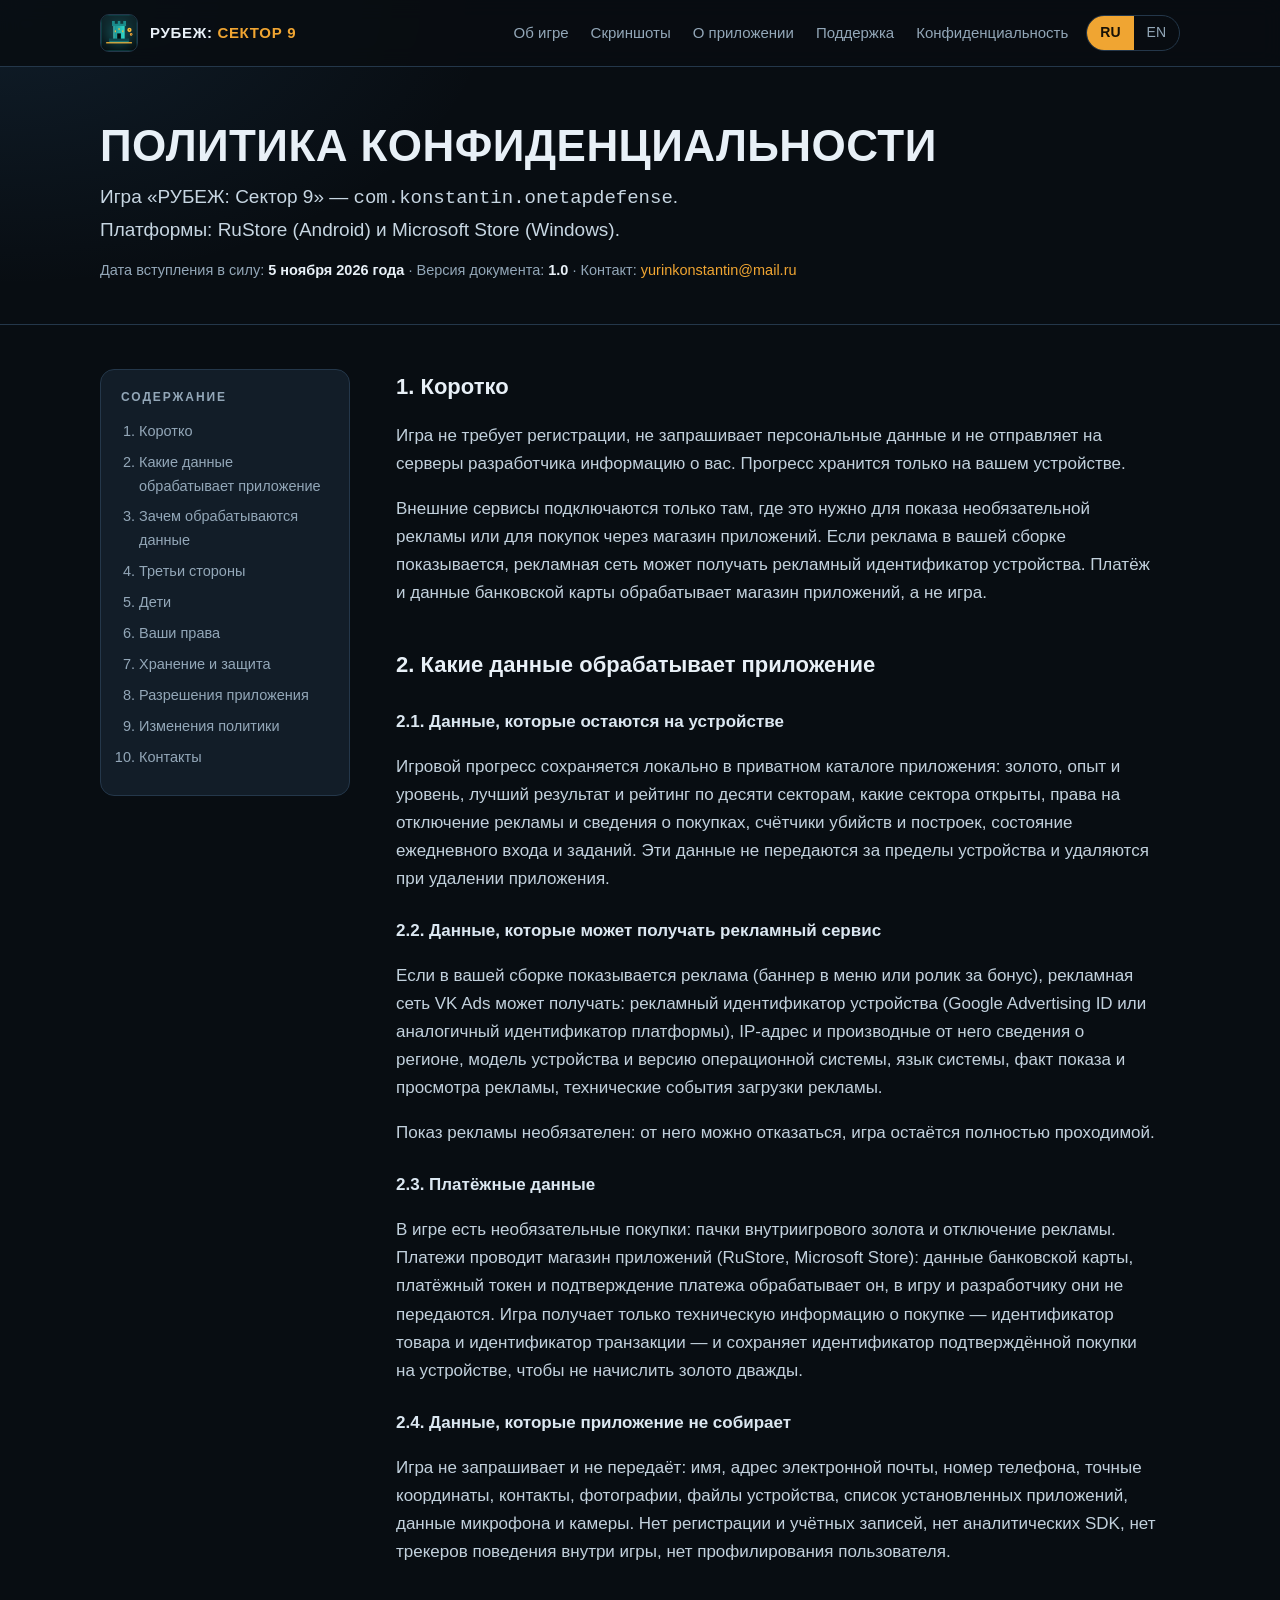
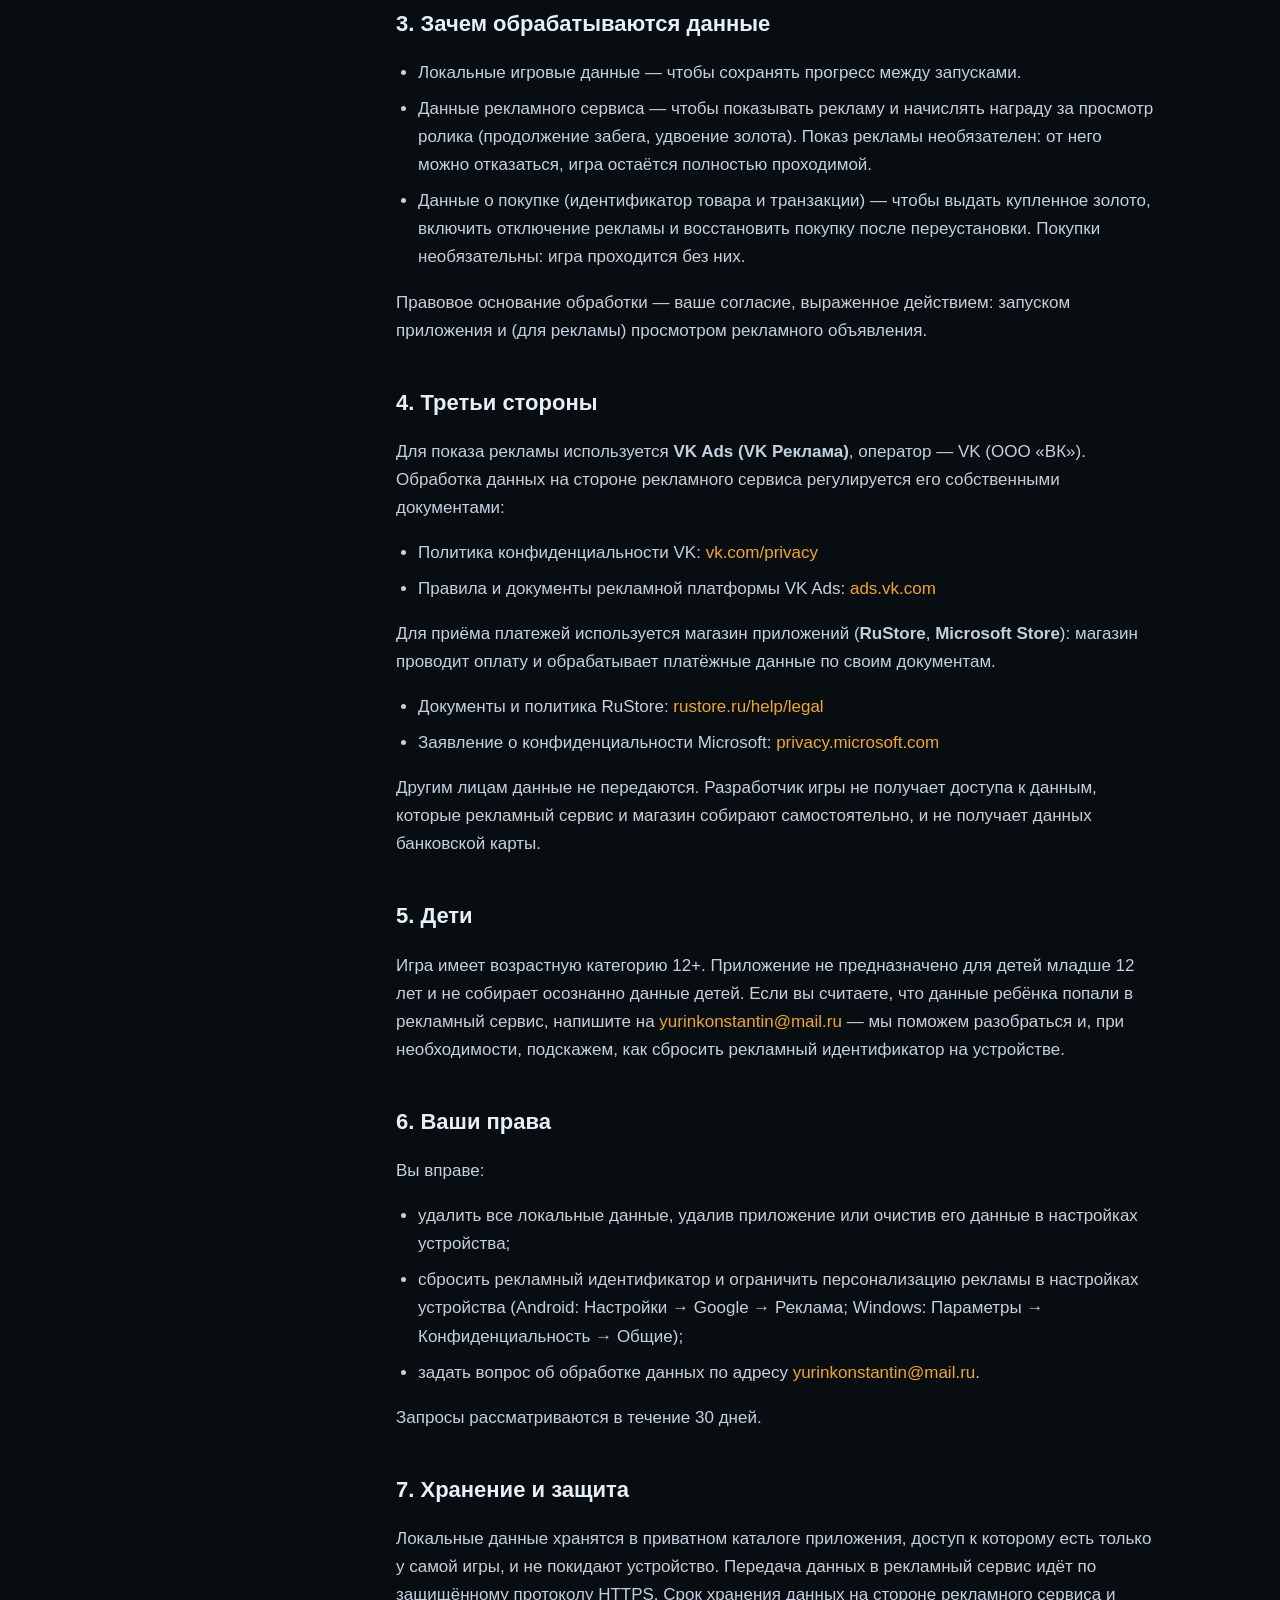
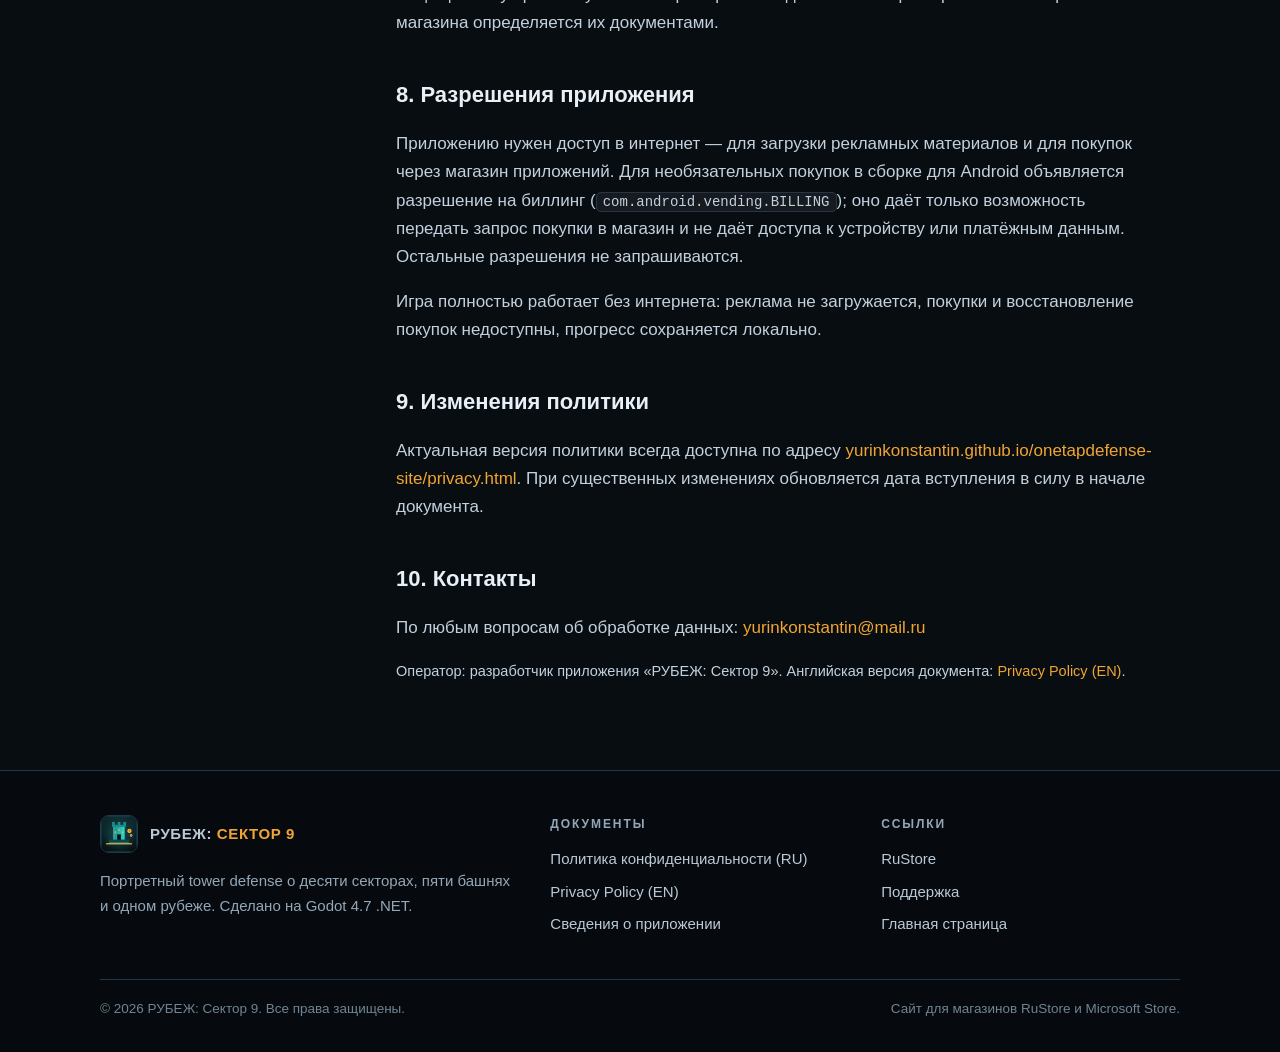
<file: privacy.html>
<!DOCTYPE html>
<html lang="ru">
<head>
<meta charset="utf-8">
<meta name="viewport" content="width=device-width, initial-scale=1">
<title>Политика конфиденциальности — РУБЕЖ: Сектор 9</title>
<meta name="description" content="Политика конфиденциальности игры РУБЕЖ: Сектор 9 (com.konstantin.onetapdefense): какие данные остаются на устройстве, что может получать рекламный сервис, как удалить прогресс.">
<meta name="theme-color" content="#080d12">
<link rel="canonical" href="https://yurinkonstantin.github.io/onetapdefense-site/privacy.html">
<link rel="alternate" hreflang="ru" href="https://yurinkonstantin.github.io/onetapdefense-site/privacy.html">
<link rel="alternate" hreflang="en" href="https://yurinkonstantin.github.io/onetapdefense-site/privacy-en.html">
<link rel="icon" href="assets/img/favicon.png" type="image/png">
<link rel="apple-touch-icon" href="assets/img/apple-touch-icon.png">
<meta property="og:type" content="article">
<meta property="og:title" content="Политика конфиденциальности — РУБЕЖ: Сектор 9">
<meta property="og:url" content="https://yurinkonstantin.github.io/onetapdefense-site/privacy.html">
<meta property="og:image" content="https://yurinkonstantin.github.io/onetapdefense-site/assets/img/og-cover.png">
<meta property="og:locale" content="ru_RU">
<link rel="stylesheet" href="assets/css/style.css">
</head>
<body>
<a class="skip" href="#main">Перейти к содержимому</a>

<header class="site-header">
  <div class="wrap header-inner">
    <a class="brand" href="index.html">
      <img src="assets/img/icon-512.png" alt="Иконка игры РУБЕЖ: Сектор 9" width="38" height="38">
      <span>РУБЕЖ: <b>Сектор 9</b></span>
    </a>
    <nav class="nav" aria-label="Основная навигация">
      <a href="index.html">Об игре</a>
      <a href="index.html#shots">Скриншоты</a>
      <a href="index.html#info">О приложении</a>
      <a href="index.html#support">Поддержка</a>
      <a href="privacy.html" aria-current="page">Конфиденциальность</a>
    </nav>
    <div class="lang" role="group" aria-label="Язык сайта">
      <a href="privacy.html" aria-current="true" hreflang="ru" lang="ru">RU</a>
      <a href="privacy-en.html" hreflang="en" lang="en">EN</a>
    </div>
  </div>
</header>

<main id="main">

  <div class="page-head">
    <div class="wrap">
      <h1>Политика конфиденциальности</h1>
      <p class="lead">Игра «РУБЕЖ: Сектор 9» — <code>com.konstantin.onetapdefense</code>. Платформы: RuStore (Android) и Microsoft Store (Windows).</p>
      <p class="meta-line" style="margin-top:14px;">Дата вступления в силу: <b>5 ноября 2026 года</b> · Версия документа: <b>1.0</b> · Контакт: <a href="mailto:yurinkonstantin@mail.ru">yurinkonstantin@mail.ru</a></p>
    </div>
  </div>

  <div class="doc">
    <div class="wrap doc-layout">

      <nav class="toc" aria-label="Содержание">
        <h2>Содержание</h2>
        <ol>
          <li><a href="#s1">Коротко</a></li>
          <li><a href="#s2">Какие данные обрабатывает приложение</a></li>
          <li><a href="#s3">Зачем обрабатываются данные</a></li>
          <li><a href="#s4">Третьи стороны</a></li>
          <li><a href="#s5">Дети</a></li>
          <li><a href="#s6">Ваши права</a></li>
          <li><a href="#s7">Хранение и защита</a></li>
          <li><a href="#s8">Разрешения приложения</a></li>
          <li><a href="#s9">Изменения политики</a></li>
          <li><a href="#s10">Контакты</a></li>
        </ol>
      </nav>

      <article class="doc-body">

        <h2 id="s1">1. Коротко</h2>
        <p>Игра не требует регистрации, не запрашивает персональные данные и не отправляет на серверы разработчика информацию о вас. Прогресс хранится только на вашем устройстве.</p>
        <p>Внешние сервисы подключаются только там, где это нужно для показа необязательной рекламы или для покупок через магазин приложений. Если реклама в вашей сборке показывается, рекламная сеть может получать рекламный идентификатор устройства. Платёж и данные банковской карты обрабатывает магазин приложений, а не игра.</p>

        <h2 id="s2">2. Какие данные обрабатывает приложение</h2>

        <h3>2.1. Данные, которые остаются на устройстве</h3>
        <p>Игровой прогресс сохраняется локально в приватном каталоге приложения: золото, опыт и уровень, лучший результат и рейтинг по десяти секторам, какие сектора открыты, права на отключение рекламы и сведения о покупках, счётчики убийств и построек, состояние ежедневного входа и заданий. Эти данные не передаются за пределы устройства и удаляются при удалении приложения.</p>

        <h3>2.2. Данные, которые может получать рекламный сервис</h3>
        <p>Если в вашей сборке показывается реклама (баннер в меню или ролик за бонус), рекламная сеть VK Ads может получать: рекламный идентификатор устройства (Google Advertising ID или аналогичный идентификатор платформы), IP-адрес и производные от него сведения о регионе, модель устройства и версию операционной системы, язык системы, факт показа и просмотра рекламы, технические события загрузки рекламы.</p>
        <p>Показ рекламы необязателен: от него можно отказаться, игра остаётся полностью проходимой.</p>

        <h3>2.3. Платёжные данные</h3>
        <p>В игре есть необязательные покупки: пачки внутриигрового золота и отключение рекламы. Платежи проводит магазин приложений (RuStore, Microsoft Store): данные банковской карты, платёжный токен и подтверждение платежа обрабатывает он, в игру и разработчику они не передаются. Игра получает только техническую информацию о покупке — идентификатор товара и идентификатор транзакции — и сохраняет идентификатор подтверждённой покупки на устройстве, чтобы не начислить золото дважды.</p>

        <h3>2.4. Данные, которые приложение не собирает</h3>
        <p>Игра не запрашивает и не передаёт: имя, адрес электронной почты, номер телефона, точные координаты, контакты, фотографии, файлы устройства, список установленных приложений, данные микрофона и камеры. Нет регистрации и учётных записей, нет аналитических SDK, нет трекеров поведения внутри игры, нет профилирования пользователя.</p>

        <h2 id="s3">3. Зачем обрабатываются данные</h2>
        <ul>
          <li>Локальные игровые данные — чтобы сохранять прогресс между запусками.</li>
          <li>Данные рекламного сервиса — чтобы показывать рекламу и начислять награду за просмотр ролика (продолжение забега, удвоение золота). Показ рекламы необязателен: от него можно отказаться, игра остаётся полностью проходимой.</li>
          <li>Данные о покупке (идентификатор товара и транзакции) — чтобы выдать купленное золото, включить отключение рекламы и восстановить покупку после переустановки. Покупки необязательны: игра проходится без них.</li>
        </ul>
        <p>Правовое основание обработки — ваше согласие, выраженное действием: запуском приложения и (для рекламы) просмотром рекламного объявления.</p>

        <h2 id="s4">4. Третьи стороны</h2>
        <p>Для показа рекламы используется <b>VK Ads (VK Реклама)</b>, оператор — VK (ООО «ВК»). Обработка данных на стороне рекламного сервиса регулируется его собственными документами:</p>
        <ul>
          <li>Политика конфиденциальности VK: <a href="https://vk.com/privacy" rel="noopener">vk.com/privacy</a></li>
          <li>Правила и документы рекламной платформы VK Ads: <a href="https://ads.vk.com" rel="noopener">ads.vk.com</a></li>
        </ul>
        <p>Для приёма платежей используется магазин приложений (<b>RuStore</b>, <b>Microsoft Store</b>): магазин проводит оплату и обрабатывает платёжные данные по своим документам.</p>
        <ul>
          <li>Документы и политика RuStore: <a href="https://www.rustore.ru/help/legal/privacy-policy-users" rel="noopener">rustore.ru/help/legal</a></li>
          <li>Заявление о конфиденциальности Microsoft: <a href="https://privacy.microsoft.com/privacystatement" rel="noopener">privacy.microsoft.com</a></li>
        </ul>
        <p>Другим лицам данные не передаются. Разработчик игры не получает доступа к данным, которые рекламный сервис и магазин собирают самостоятельно, и не получает данных банковской карты.</p>

        <h2 id="s5">5. Дети</h2>
        <p>Игра имеет возрастную категорию 12+. Приложение не предназначено для детей младше 12 лет и не собирает осознанно данные детей. Если вы считаете, что данные ребёнка попали в рекламный сервис, напишите на <a href="mailto:yurinkonstantin@mail.ru">yurinkonstantin@mail.ru</a> — мы поможем разобраться и, при необходимости, подскажем, как сбросить рекламный идентификатор на устройстве.</p>

        <h2 id="s6">6. Ваши права</h2>
        <p>Вы вправе:</p>
        <ul>
          <li>удалить все локальные данные, удалив приложение или очистив его данные в настройках устройства;</li>
          <li>сбросить рекламный идентификатор и ограничить персонализацию рекламы в настройках устройства (Android: Настройки → Google → Реклама; Windows: Параметры → Конфиденциальность → Общие);</li>
          <li>задать вопрос об обработке данных по адресу <a href="mailto:yurinkonstantin@mail.ru">yurinkonstantin@mail.ru</a>.</li>
        </ul>
        <p>Запросы рассматриваются в течение 30 дней.</p>

        <h2 id="s7">7. Хранение и защита</h2>
        <p>Локальные данные хранятся в приватном каталоге приложения, доступ к которому есть только у самой игры, и не покидают устройство. Передача данных в рекламный сервис идёт по защищённому протоколу HTTPS. Срок хранения данных на стороне рекламного сервиса и магазина определяется их документами.</p>

        <h2 id="s8">8. Разрешения приложения</h2>
        <p>Приложению нужен доступ в интернет — для загрузки рекламных материалов и для покупок через магазин приложений. Для необязательных покупок в сборке для Android объявляется разрешение на биллинг (<code>com.android.vending.BILLING</code>); оно даёт только возможность передать запрос покупки в магазин и не даёт доступа к устройству или платёжным данным. Остальные разрешения не запрашиваются.</p>
        <p>Игра полностью работает без интернета: реклама не загружается, покупки и восстановление покупок недоступны, прогресс сохраняется локально.</p>

        <h2 id="s9">9. Изменения политики</h2>
        <p>Актуальная версия политики всегда доступна по адресу <a href="https://yurinkonstantin.github.io/onetapdefense-site/privacy.html">yurinkonstantin.github.io/onetapdefense-site/privacy.html</a>. При существенных изменениях обновляется дата вступления в силу в начале документа.</p>

        <h2 id="s10">10. Контакты</h2>
        <p>По любым вопросам об обработке данных: <a href="mailto:yurinkonstantin@mail.ru">yurinkonstantin@mail.ru</a></p>
        <p class="meta-line">Оператор: разработчик приложения «РУБЕЖ: Сектор 9». Английская версия документа: <a href="privacy-en.html" lang="en" hreflang="en">Privacy Policy (EN)</a>.</p>

      </article>
    </div>
  </div>

</main>

<footer class="site-footer">
  <div class="wrap">
    <div class="footer-grid">
      <div>
        <a class="brand" href="index.html">
          <img src="assets/img/icon-512.png" alt="" width="38" height="38">
          <span>РУБЕЖ: <b>Сектор 9</b></span>
        </a>
        <p style="color:#93a7b8;margin:16px 0 0;max-width:32em;">Портретный tower defense о десяти секторах, пяти башнях и одном рубеже. Сделано на Godot 4.7 .NET.</p>
      </div>
      <div>
        <h3>Документы</h3>
        <ul>
          <li><a href="privacy.html">Политика конфиденциальности (RU)</a></li>
          <li><a href="privacy-en.html" lang="en" hreflang="en">Privacy Policy (EN)</a></li>
          <li><a href="index.html#info">Сведения о приложении</a></li>
        </ul>
      </div>
      <div>
        <h3>Ссылки</h3>
        <ul>
          <li><a href="https://www.rustore.ru/catalog/app/com.konstantin.onetapdefense" rel="noopener">RuStore</a></li>
          <li><a href="mailto:yurinkonstantin@mail.ru">Поддержка</a></li>
          <li><a href="index.html">Главная страница</a></li>
        </ul>
      </div>
    </div>
    <div class="footer-bottom">
      <span>© 2026 РУБЕЖ: Сектор 9. Все права защищены.</span>
      <span>Сайт для магазинов RuStore и Microsoft Store.</span>
    </div>
  </div>
</footer>

</body>
</html>
</file>
<file: assets/css/style.css>
/* РУБЕЖ: Сектор 9 — стили сайта (тёмная тактическая тема) */

:root {
  --bg: #080d12;
  --bg-soft: #0e1620;
  --panel: #121d28;
  --panel-2: #16232f;
  --line: #24374a;
  --text: #e8f0f7;
  --muted: #93a7b8;
  --accent: #f0a532;
  --accent-dark: #c07f1c;
  --ok: #55c78f;
  --radius: 14px;
  --wrap: 1120px;
  --font: "Segoe UI", "Inter", Roboto, "Helvetica Neue", Arial, sans-serif;
  color-scheme: dark;
}

* { box-sizing: border-box; }

html { scroll-behavior: smooth; }

body {
  margin: 0;
  background:
    radial-gradient(1100px 520px at 80% -10%, rgba(240, 165, 50, .12), transparent 60%),
    radial-gradient(900px 520px at 0% 0%, rgba(64, 132, 190, .14), transparent 55%),
    var(--bg);
  color: var(--text);
  font-family: var(--font);
  font-size: 17px;
  line-height: 1.65;
  -webkit-font-smoothing: antialiased;
}

img { max-width: 100%; height: auto; display: block; }

a { color: var(--accent); text-decoration: none; }
a:hover { text-decoration: underline; }

.wrap { width: 100%; max-width: var(--wrap); margin: 0 auto; padding: 0 20px; }

.skip {
  position: absolute; left: -9999px; top: 0; background: var(--accent); color: #171106;
  padding: 10px 16px; z-index: 100; border-radius: 0 0 8px 0;
}
.skip:focus { left: 0; }

/* ---------- Шапка ---------- */

.site-header {
  position: sticky; top: 0; z-index: 50;
  background: rgba(8, 13, 18, .88);
  backdrop-filter: blur(10px);
  border-bottom: 1px solid var(--line);
}

.header-inner {
  display: flex; align-items: center; gap: 18px;
  min-height: 66px;
}

.brand { display: flex; align-items: center; gap: 12px; color: var(--text); font-weight: 700; letter-spacing: .04em; }
.brand:hover { text-decoration: none; }
.brand img { width: 38px; height: 38px; border-radius: 9px; border: 1px solid var(--line); }
.brand span { font-size: 15px; text-transform: uppercase; }
.brand b { color: var(--accent); }

.nav { display: flex; gap: 22px; margin-left: auto; align-items: center; }
.nav a { color: var(--muted); font-size: 15px; }
.nav a:hover { color: var(--text); text-decoration: none; }

.lang {
  display: inline-flex; border: 1px solid var(--line); border-radius: 999px; overflow: hidden;
}
.lang a { padding: 5px 13px; font-size: 14px; color: var(--muted); }
.lang a[aria-current="true"] { background: var(--accent); color: #171106; font-weight: 700; }
.lang a:hover { text-decoration: none; color: var(--text); }
.lang a[aria-current="true"]:hover { color: #171106; }

/* ---------- Hero ---------- */

.hero { padding: 72px 0 56px; }

.hero-grid {
  display: grid; grid-template-columns: 1.15fr .85fr; gap: 52px; align-items: center;
}

.eyebrow {
  display: inline-flex; align-items: center; gap: 9px;
  font-size: 13px; letter-spacing: .16em; text-transform: uppercase; color: var(--accent);
  border: 1px solid rgba(240, 165, 50, .35); border-radius: 999px; padding: 5px 14px; margin-bottom: 22px;
}
.eyebrow::before { content: ""; width: 7px; height: 7px; background: var(--accent); border-radius: 50%; }

h1 {
  font-size: clamp(34px, 6vw, 62px); line-height: 1.04; margin: 0 0 18px;
  letter-spacing: .01em; text-transform: uppercase; font-weight: 800;
}
h1 em { color: var(--accent); font-style: normal; }

.lead { font-size: 19px; color: #c7d6e2; margin: 0 0 30px; max-width: 34em; }

.cta-row { display: flex; flex-wrap: wrap; gap: 14px; align-items: center; }

.btn {
  display: inline-flex; align-items: center; gap: 10px;
  padding: 14px 26px; border-radius: 10px; font-weight: 700; font-size: 16px;
  border: 1px solid transparent; transition: transform .15s ease, background .15s ease;
}
.btn:hover { text-decoration: none; transform: translateY(-1px); }
.btn-primary { background: var(--accent); color: #17110a; }
.btn-primary:hover { background: #ffb843; }
.btn-ghost { border-color: var(--line); color: var(--text); background: rgba(255, 255, 255, .02); }
.btn-ghost:hover { border-color: var(--accent); color: var(--accent); }

.hero-meta { display: flex; flex-wrap: wrap; gap: 18px; margin-top: 28px; color: var(--muted); font-size: 14px; }
.hero-meta span { display: inline-flex; align-items: center; gap: 8px; }
.hero-meta b { color: var(--text); font-weight: 600; }

.hero-art { position: relative; display: flex; justify-content: center; }
.hero-art::before {
  content: ""; position: absolute; inset: -30px; background: radial-gradient(circle at 50% 40%, rgba(240, 165, 50, .22), transparent 62%);
  filter: blur(14px); z-index: 0;
}
.phone {
  position: relative; z-index: 1; width: min(280px, 72vw);
  border-radius: 28px; border: 1px solid var(--line);
  box-shadow: 0 30px 70px rgba(0, 0, 0, .6);
}
.phone-sm { width: min(230px, 60vw); }

/* ---------- Секции ---------- */

section { padding: 64px 0; }
.section-alt { background: linear-gradient(180deg, rgba(18, 29, 40, .55), rgba(8, 13, 18, 0)); border-top: 1px solid var(--line); border-bottom: 1px solid var(--line); }

h2 {
  font-size: clamp(24px, 3.6vw, 34px); margin: 0 0 12px; text-transform: uppercase; letter-spacing: .02em;
}
.section-head { max-width: 720px; margin-bottom: 34px; }
.section-head p { color: var(--muted); margin: 0; }

.cards { display: grid; grid-template-columns: repeat(3, 1fr); gap: 18px; }
.card {
  background: linear-gradient(180deg, var(--panel), var(--bg-soft));
  border: 1px solid var(--line); border-radius: var(--radius); padding: 24px 22px;
}
.card h3 { margin: 0 0 8px; font-size: 18px; }
.card p { margin: 0; color: var(--muted); font-size: 15.5px; }
.card .num {
  display: inline-block; font-size: 12px; letter-spacing: .14em; color: var(--accent);
  text-transform: uppercase; margin-bottom: 12px;
}

/* ---------- Галерея ---------- */

.shots { display: grid; grid-template-columns: repeat(5, 1fr); gap: 14px; }
.shots img {
  width: 100%; border-radius: 12px; border: 1px solid var(--line);
  transition: transform .18s ease, border-color .18s ease;
}
.shots img:hover { transform: translateY(-4px); border-color: var(--accent); }

/* ---------- Таблица характеристик ---------- */

.specs { display: grid; grid-template-columns: 1fr 1fr; gap: 10px 28px; }
.spec {
  display: flex; justify-content: space-between; gap: 16px;
  padding: 12px 0; border-bottom: 1px dashed var(--line); font-size: 15.5px;
}
.spec dt { color: var(--muted); margin: 0; }
.spec dd { margin: 0; text-align: right; color: var(--text); font-weight: 600; }

/* ---------- Политика ---------- */

.page-head { padding: 56px 0 26px; border-bottom: 1px solid var(--line); }
.page-head h1 { font-size: clamp(28px, 4.4vw, 44px); margin-bottom: 12px; }
.page-head .lead { margin: 0; }

.doc { padding: 44px 0 72px; }
.doc-layout { display: grid; grid-template-columns: 250px 1fr; gap: 46px; align-items: start; }

.toc {
  position: sticky; top: 90px;
  border: 1px solid var(--line); border-radius: var(--radius);
  background: var(--panel); padding: 18px 20px; font-size: 14.5px;
}
.toc h2 { font-size: 12px; letter-spacing: .16em; color: var(--muted); margin: 0 0 12px; }
.toc ol { margin: 0; padding-left: 18px; color: var(--muted); }
.toc li { margin-bottom: 7px; }
.toc a { color: var(--muted); }
.toc a:hover { color: var(--accent); }

.doc-body { max-width: 760px; }
.doc-body h2 { font-size: 22px; text-transform: none; margin: 40px 0 12px; letter-spacing: 0; }
.doc-body h2:first-child { margin-top: 0; }
.doc-body h3 { font-size: 17px; margin: 24px 0 8px; color: #dbe7f1; }
.doc-body p, .doc-body li { color: #c2d1dd; }
.doc-body ul { padding-left: 22px; }
.doc-body li { margin-bottom: 8px; }
.doc-body code {
  background: rgba(255, 255, 255, .06); border: 1px solid var(--line);
  padding: 1px 6px; border-radius: 5px; font-size: 14px;
}
.doc-body table { width: 100%; border-collapse: collapse; margin: 16px 0; font-size: 15px; }
.doc-body th, .doc-body td { border: 1px solid var(--line); padding: 10px 12px; text-align: left; vertical-align: top; }
.doc-body th { background: var(--panel-2); color: var(--text); font-weight: 600; }
.doc-body td { color: #c2d1dd; }

.note {
  border-left: 3px solid var(--accent); background: rgba(240, 165, 50, .07);
  padding: 14px 18px; border-radius: 0 10px 10px 0; margin: 22px 0;
}
.note p { margin: 0; color: #e2d3b8; font-size: 15.5px; }

.meta-line { color: var(--muted); font-size: 14.5px; }
.meta-line b { color: var(--text); }

/* ---------- Футер ---------- */

.site-footer { border-top: 1px solid var(--line); background: #060a0e; padding: 44px 0 34px; font-size: 15px; }
.footer-grid { display: grid; grid-template-columns: 1.4fr 1fr 1fr; gap: 32px; }
.site-footer h3 { font-size: 12px; letter-spacing: .16em; text-transform: uppercase; color: var(--muted); margin: 0 0 12px; }
.site-footer ul { list-style: none; margin: 0; padding: 0; }
.site-footer li { margin-bottom: 8px; }
.site-footer a { color: #b9c9d6; }
.site-footer a:hover { color: var(--accent); }
.footer-bottom {
  margin-top: 34px; padding-top: 18px; border-top: 1px solid var(--line);
  display: flex; flex-wrap: wrap; gap: 10px 24px; justify-content: space-between; color: #6f8494; font-size: 13.5px;
}

/* ---------- Адаптив ---------- */

@media (max-width: 980px) {
  .hero-grid { grid-template-columns: 1fr; gap: 36px; }
  .hero-art { order: -1; }
  .cards { grid-template-columns: repeat(2, 1fr); }
  .shots { grid-template-columns: repeat(3, 1fr); }
  .doc-layout { grid-template-columns: 1fr; }
  .toc { position: static; }
  .footer-grid { grid-template-columns: 1fr 1fr; }
}

@media (max-width: 640px) {
  body { font-size: 16px; }
  .nav { display: none; }
  .cards { grid-template-columns: 1fr; }
  .shots { grid-template-columns: repeat(2, 1fr); }
  .specs { grid-template-columns: 1fr; }
  .footer-grid { grid-template-columns: 1fr; }
  .hero { padding: 40px 0 34px; }
  section { padding: 44px 0; }
}

@media (prefers-reduced-motion: reduce) {
  html { scroll-behavior: auto; }
  * { transition: none !important; }
}
</file>
